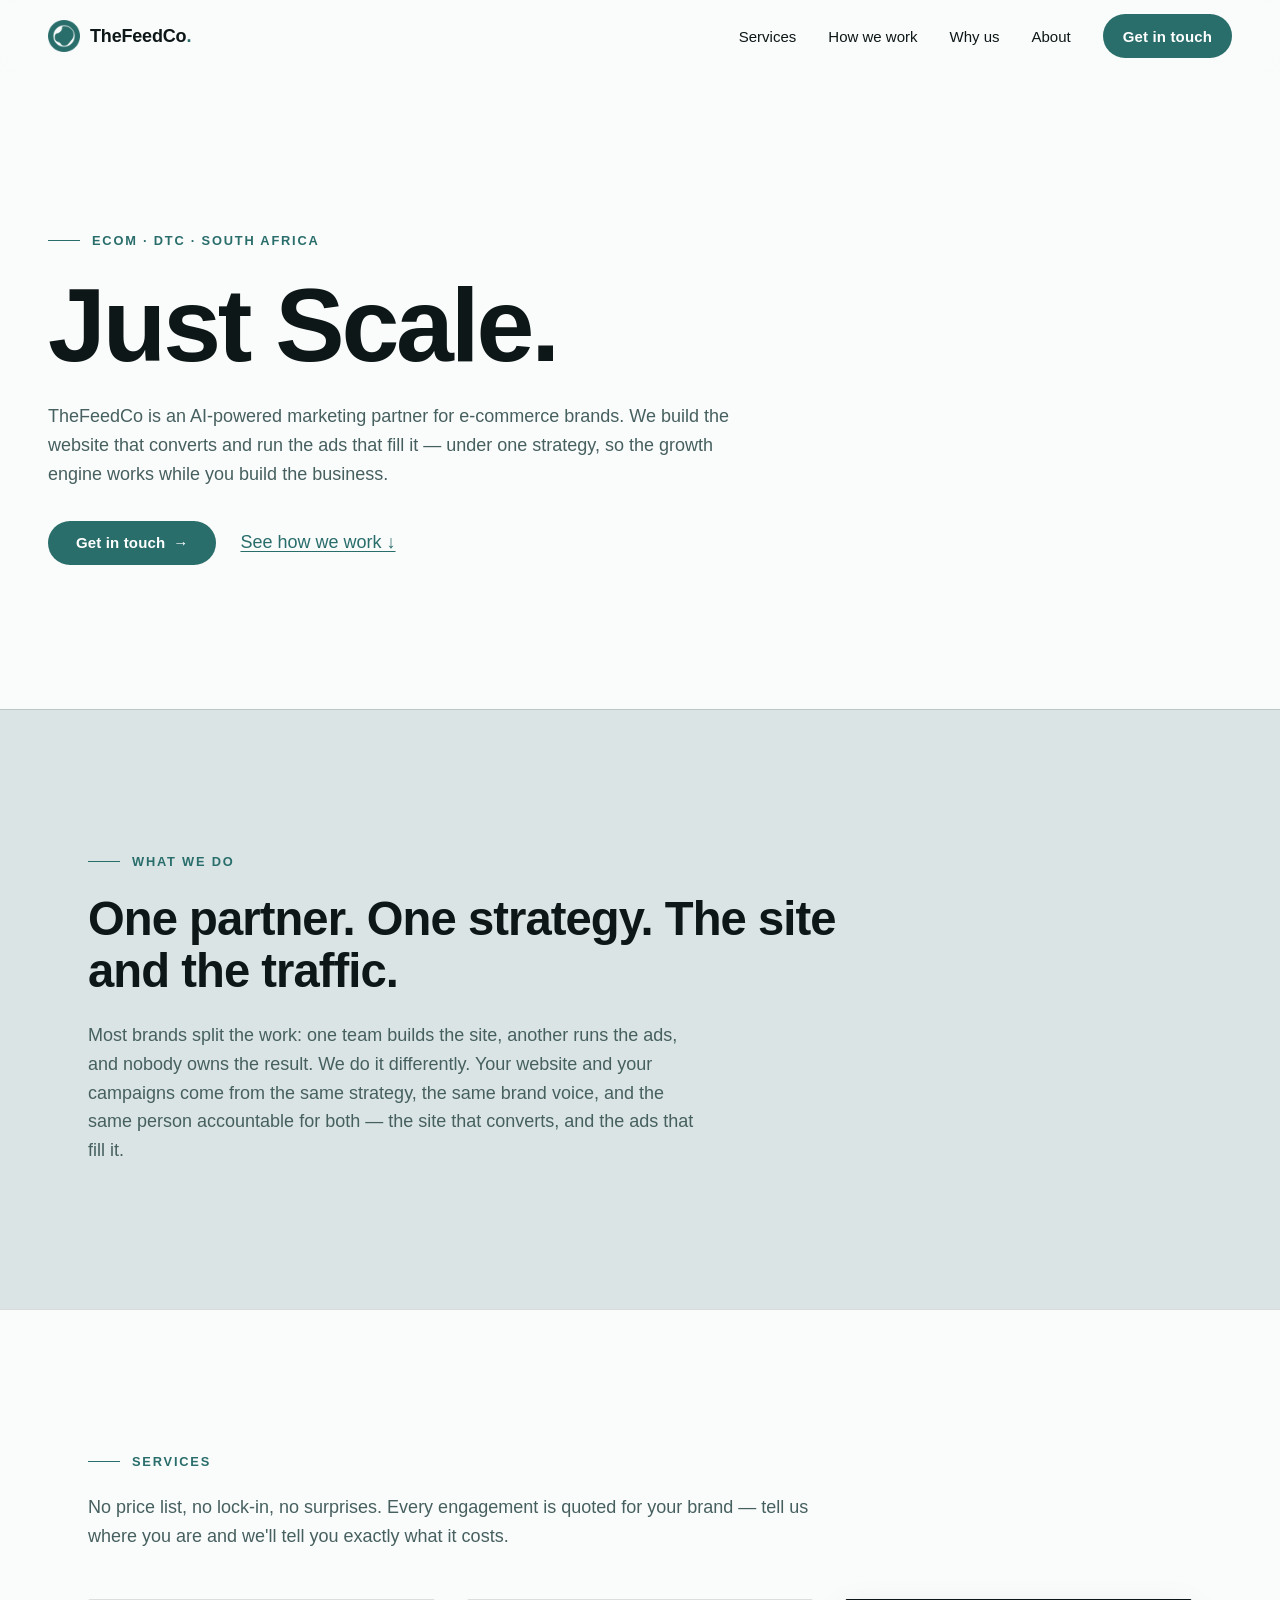
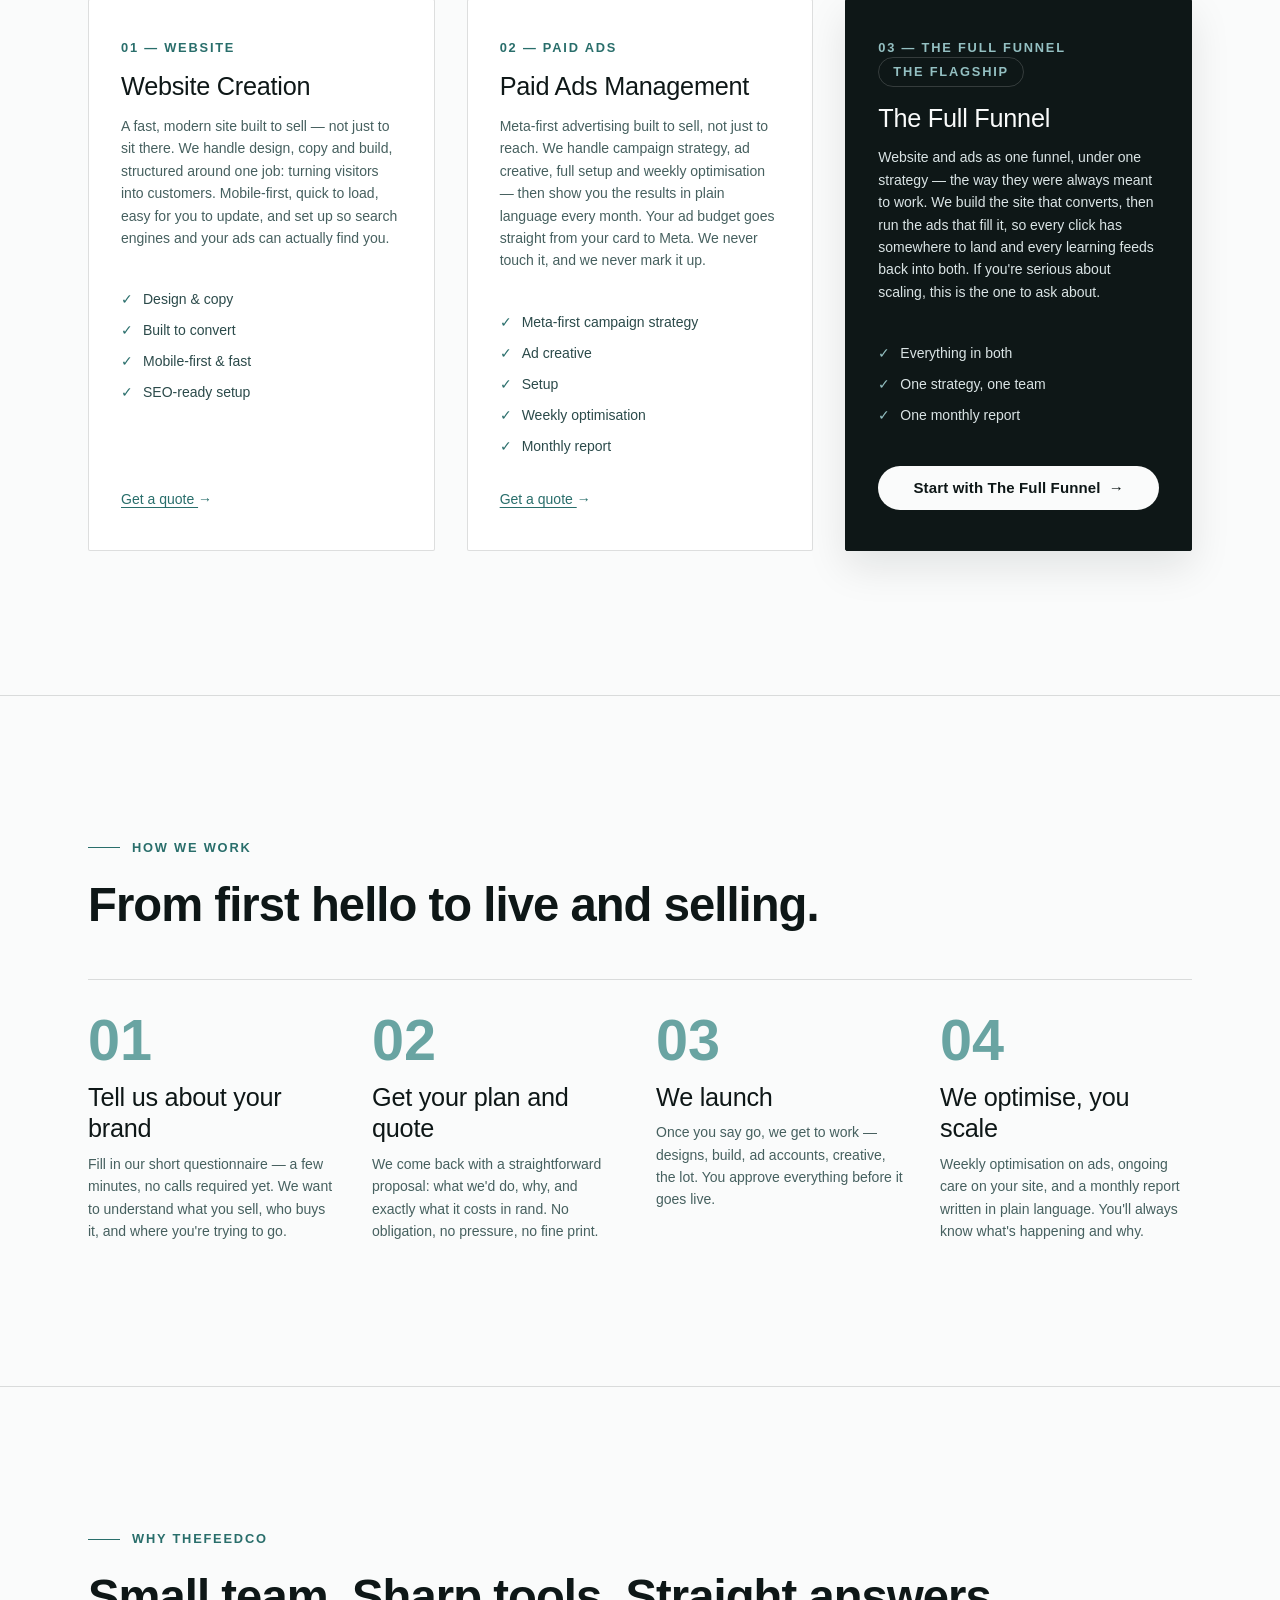
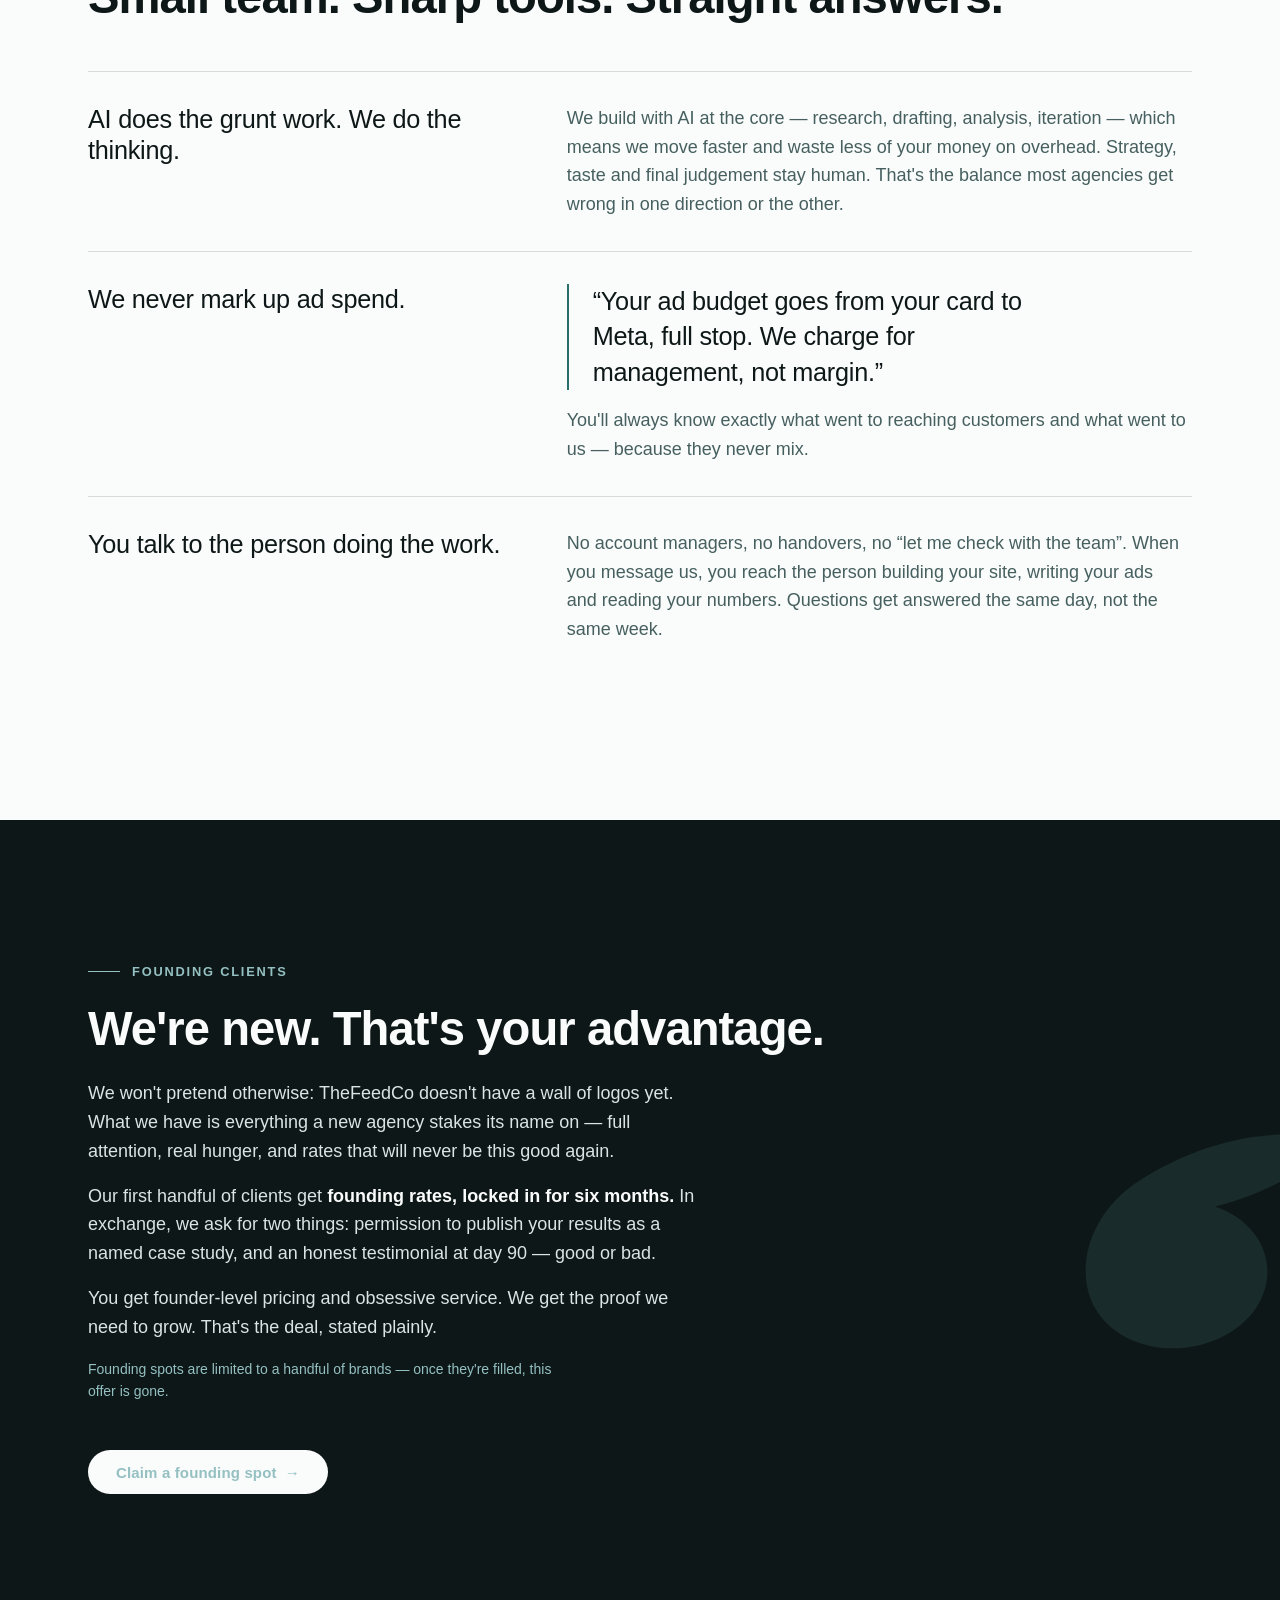
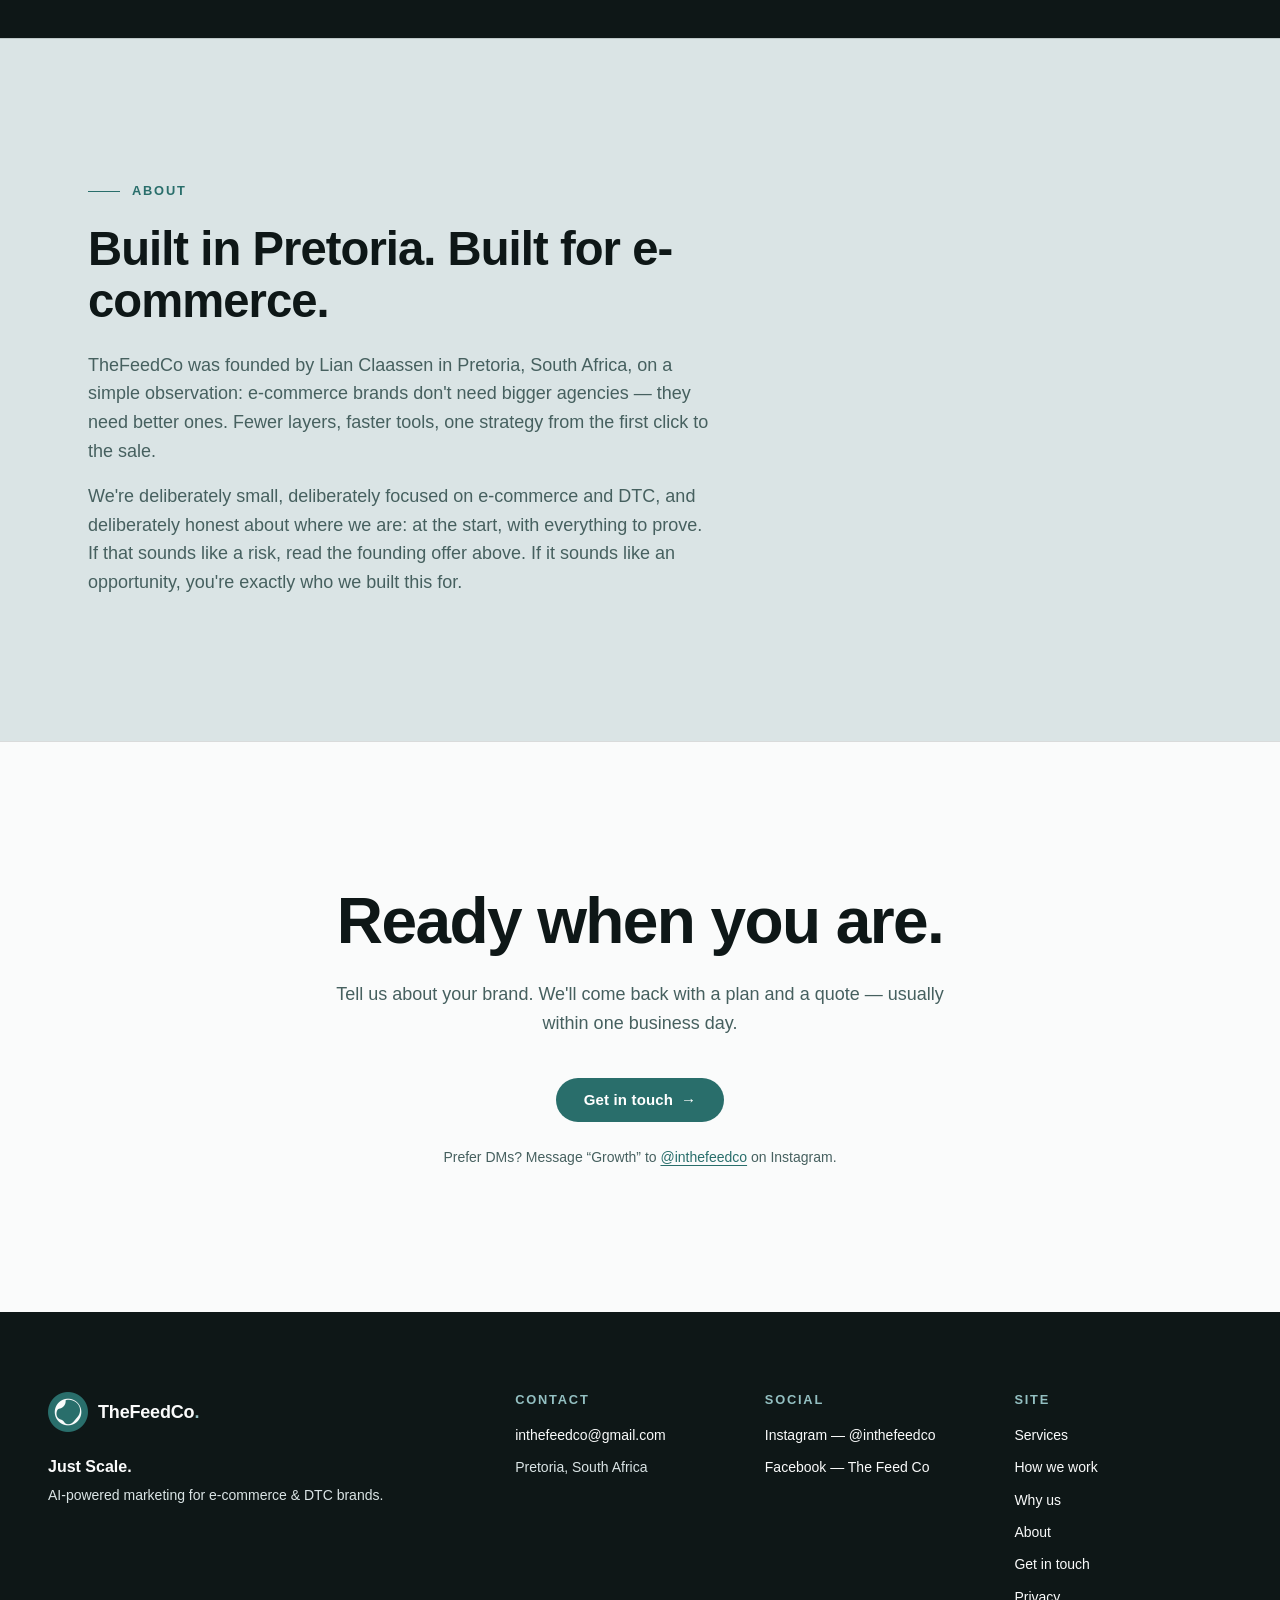
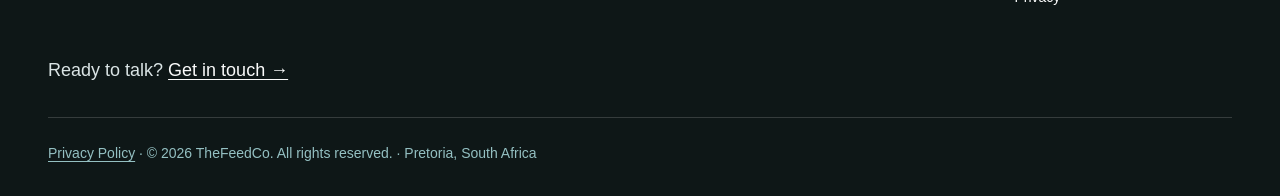
<file: index.html>
<!DOCTYPE html>
<html lang="en" class="no-js">
<head>
  <meta charset="utf-8">
  <meta name="viewport" content="width=device-width, initial-scale=1">
  <meta http-equiv="Content-Security-Policy" content="default-src 'self'; base-uri 'self'; object-src 'none'; script-src 'self' 'sha256-jEKeIZhl4a389+P5khwn9QmdZoDUXNSlnXFcMMiAgKE='; style-src 'self' 'unsafe-inline' https://fonts.googleapis.com; font-src https://fonts.gstatic.com; img-src 'self'; connect-src https://api.web3forms.com; form-action https://api.web3forms.com; upgrade-insecure-requests">
  <meta name="referrer" content="strict-origin-when-cross-origin">
  <script>document.documentElement.className = document.documentElement.className.replace('no-js', 'js');</script>
  <title>TheFeedCo. — Website Creation & Paid Ads for E-commerce Brands | Pretoria</title>
  <meta name="description" content="TheFeedCo builds high-converting websites and runs Meta ads for e-commerce and DTC brands, under one strategy. No ad-spend markups, ever. Based in Pretoria, South Africa.">
  <link rel="canonical" href="https://inthefeedco.com/">
  <meta property="og:type" content="website">
  <meta property="og:site_name" content="TheFeedCo.">
  <meta property="og:title" content="TheFeedCo. — Website Creation & Paid Ads for E-commerce Brands | Pretoria">
  <meta property="og:description" content="TheFeedCo builds high-converting websites and runs Meta ads for e-commerce and DTC brands, under one strategy. No ad-spend markups, ever. Based in Pretoria, South Africa.">
  <meta property="og:url" content="https://inthefeedco.com/">
  <meta name="twitter:card" content="summary">
  <meta name="twitter:title" content="TheFeedCo. — Website Creation & Paid Ads for E-commerce Brands | Pretoria">
  <meta name="twitter:description" content="TheFeedCo builds high-converting websites and runs Meta ads for e-commerce and DTC brands, under one strategy. No ad-spend markups, ever. Based in Pretoria, South Africa.">
  <meta name="theme-color" content="#296e6b">
  <link rel="icon" type="image/png" href="./assets/favicon.png">
  <link rel="apple-touch-icon" href="./assets/apple-touch-icon.png">
  <link rel="preconnect" href="https://fonts.googleapis.com">
  <link rel="preconnect" href="https://fonts.gstatic.com" crossorigin>
  <link href="https://fonts.googleapis.com/css2?family=Inter:wght@400;500;600&family=Space+Grotesk:wght@500;700&display=swap" rel="stylesheet">
  <link rel="stylesheet" href="./styles.css">
  <script src="./script.js" defer></script>
  <script type="application/ld+json">
  {
    "@context": "https://schema.org",
    "@type": "Organization",
    "name": "TheFeedCo",
    "url": "https://inthefeedco.com/",
    "email": "inthefeedco@gmail.com",
    "logo": "https://inthefeedco.com/assets/logo.png",
    "sameAs": [
      "https://instagram.com/inthefeedco",
      "https://www.facebook.com/profile.php?id=61591330331668"
    ],
    "address": {
      "@type": "PostalAddress",
      "addressLocality": "Pretoria",
      "addressCountry": "ZA"
    }
  }
  </script>
</head>
<body>
  <a class="skip-link" href="#main">Skip to content</a>

  <header class="site-header">
    <div class="container-wide nav-inner">
      <a class="logo-lockup" href="./index.html" aria-label="TheFeedCo. — home">
        <img class="logo-mark" src="./assets/logo.png" width="32" height="32" alt="" aria-hidden="true">
        <span class="logo-word">TheFeedCo<span class="logo-dot">.</span></span>
      </a>
      <nav class="site-nav" aria-label="Primary">
        <ul class="nav-links">
          <li><a href="#services">Services</a></li>
          <li><a href="#how-we-work">How we work</a></li>
          <li><a href="#why-us">Why us</a></li>
          <li><a href="#about">About</a></li>
        </ul>
        <a class="btn btn--primary btn--sm nav-cta" href="./get-in-touch.html">Get in touch</a>
        <button class="nav-toggle" type="button" aria-expanded="false" aria-controls="mobile-menu" aria-label="Open menu">
          <span class="nav-toggle-bar"></span>
          <span class="nav-toggle-bar"></span>
        </button>
      </nav>
    </div>
  </header>

  <div class="mobile-menu" id="mobile-menu" hidden>
    <div class="menu-top">
      <a class="logo-lockup" href="./index.html" aria-label="TheFeedCo. — home">
        <img class="logo-mark" src="./assets/logo.png" width="32" height="32" alt="" aria-hidden="true">
        <span class="logo-word">TheFeedCo<span class="logo-dot">.</span></span>
      </a>
      <button class="menu-close" type="button" aria-label="Close menu">
        <svg viewBox="0 0 20 20" xmlns="http://www.w3.org/2000/svg" aria-hidden="true" focusable="false">
          <path d="M2 2 L18 18 M18 2 L2 18" stroke="currentColor" stroke-width="1.5" fill="none"/>
        </svg>
      </button>
    </div>
    <ul class="mobile-links">
      <li style="--i:0"><a href="#services">Services</a></li>
      <li style="--i:1"><a href="#how-we-work">How we work</a></li>
      <li style="--i:2"><a href="#why-us">Why us</a></li>
      <li style="--i:3"><a href="#about">About</a></li>
    </ul>
    <a class="btn btn--primary" href="./get-in-touch.html">Get in touch</a>
  </div>

  <main id="main">

    <!-- 1. Hero -->
    <section class="hero">
      <div class="container-wide">
        <p class="label hero-item" style="--i:0">Ecom &middot; DTC &middot; South Africa</p>
        <h1 class="display hero-item" style="--i:1">Just Scale.</h1>
        <p class="hero-sub hero-item" style="--i:2">TheFeedCo is an AI-powered marketing partner for e-commerce brands. We build the website that converts and run the ads that fill it — under one strategy, so the growth engine works while you build the business.</p>
        <div class="hero-cta hero-item" style="--i:3">
          <a class="btn btn--primary" href="./get-in-touch.html">Get in touch <span class="btn-arrow" aria-hidden="true">→</span></a>
          <a class="hero-secondary" href="#how-we-work">See how we work ↓</a>
        </div>
      </div>
    </section>

    <!-- 2. What we do -->
    <section class="section section--tint" id="what-we-do">
      <div class="container">
        <div class="narrow reveal">
          <p class="label">What we do</p>
          <h2>One partner. One strategy. The site and the traffic.</h2>
          <p class="section-lede">Most brands split the work: one team builds the site, another runs the ads, and nobody owns the result. We do it differently. Your website and your campaigns come from the same strategy, the same brand voice, and the same person accountable for both — the site that converts, and the ads that fill it.</p>
        </div>
      </div>
    </section>

    <!-- 3. Services -->
    <section class="section" id="services">
      <div class="container">
        <div class="reveal">
          <p class="label">Services</p>
          <h2 class="visually-hidden">Services</h2>
          <p class="section-lede narrow">No price list, no lock-in, no surprises. Every engagement is quoted for your brand — tell us where you are and we'll tell you exactly what it costs.</p>
        </div>
        <div class="cards">
          <article class="card reveal" style="--i:0">
            <p class="card-index">01 — Website</p>
            <h3>Website Creation</h3>
            <p class="card-body">A fast, modern site built to sell — not just to sit there. We handle design, copy and build, structured around one job: turning visitors into customers. Mobile-first, quick to load, easy for you to update, and set up so search engines and your ads can actually find you.</p>
            <ul class="card-list">
              <li>Design &amp; copy</li>
              <li>Built to convert</li>
              <li>Mobile-first &amp; fast</li>
              <li>SEO-ready setup</li>
            </ul>
            <a class="card-link" href="./get-in-touch.html?interest=website">Get a quote <span class="btn-arrow" aria-hidden="true">→</span></a>
          </article>

          <article class="card reveal" style="--i:1">
            <p class="card-index">02 — Paid Ads</p>
            <h3>Paid Ads Management</h3>
            <p class="card-body">Meta-first advertising built to sell, not just to reach. We handle campaign strategy, ad creative, full setup and weekly optimisation — then show you the results in plain language every month. Your ad budget goes straight from your card to Meta. We never touch it, and we never mark it up.</p>
            <ul class="card-list">
              <li>Meta-first campaign strategy</li>
              <li>Ad creative</li>
              <li>Setup</li>
              <li>Weekly optimisation</li>
              <li>Monthly report</li>
            </ul>
            <a class="card-link" href="./get-in-touch.html?interest=ads">Get a quote <span class="btn-arrow" aria-hidden="true">→</span></a>
          </article>

          <article class="card card--flagship reveal" style="--i:2">
            <div class="card-top">
              <p class="card-index">03 — The Full Funnel</p>
              <p class="card-tag">The Flagship</p>
            </div>
            <h3>The Full Funnel</h3>
            <p class="card-body">Website and ads as one funnel, under one strategy — the way they were always meant to work. We build the site that converts, then run the ads that fill it, so every click has somewhere to land and every learning feeds back into both. If you're serious about scaling, this is the one to ask about.</p>
            <ul class="card-list">
              <li>Everything in both</li>
              <li>One strategy, one team</li>
              <li>One monthly report</li>
            </ul>
            <a class="btn btn--on-dark" href="./get-in-touch.html?interest=full-funnel">Start with The Full Funnel <span class="btn-arrow" aria-hidden="true">→</span></a>
          </article>
        </div>
      </div>
    </section>

    <!-- 4. How we work -->
    <section class="section" id="how-we-work">
      <div class="container">
        <div class="reveal">
          <p class="label">How we work</p>
          <h2>From first hello to live and selling.</h2>
        </div>
        <div class="steps">
          <div class="step reveal" style="--i:0">
            <p class="step-num" aria-hidden="true">01</p>
            <h3>Tell us about your brand</h3>
            <p>Fill in our short questionnaire — a few minutes, no calls required yet. We want to understand what you sell, who buys it, and where you're trying to go.</p>
          </div>
          <div class="step reveal" style="--i:1">
            <p class="step-num" aria-hidden="true">02</p>
            <h3>Get your plan and quote</h3>
            <p>We come back with a straightforward proposal: what we'd do, why, and exactly what it costs in rand. No obligation, no pressure, no fine print.</p>
          </div>
          <div class="step reveal" style="--i:2">
            <p class="step-num" aria-hidden="true">03</p>
            <h3>We launch</h3>
            <p>Once you say go, we get to work — designs, build, ad accounts, creative, the lot. You approve everything before it goes live.</p>
          </div>
          <div class="step reveal" style="--i:3">
            <p class="step-num" aria-hidden="true">04</p>
            <h3>We optimise, you scale</h3>
            <p>Weekly optimisation on ads, ongoing care on your site, and a monthly report written in plain language. You'll always know what's happening and why.</p>
          </div>
        </div>
      </div>
    </section>

    <!-- 5. Why us -->
    <section class="section" id="why-us">
      <div class="container">
        <div class="reveal">
          <p class="label">Why TheFeedCo</p>
          <h2>Small team. Sharp tools. Straight answers.</h2>
        </div>
        <div class="why-rows">
          <div class="why-row reveal">
            <h3>AI does the grunt work. We do the thinking.</h3>
            <div class="why-copy">
              <p>We build with AI at the core — research, drafting, analysis, iteration — which means we move faster and waste less of your money on overhead. Strategy, taste and final judgement stay human. That's the balance most agencies get wrong in one direction or the other.</p>
            </div>
          </div>
          <div class="why-row reveal">
            <h3>We never mark up ad spend.</h3>
            <div class="why-copy">
              <blockquote class="pledge">&ldquo;Your ad budget goes from your card to Meta, full stop. We charge for management, not margin.&rdquo;</blockquote>
              <p>You'll always know exactly what went to reaching customers and what went to us — because they never mix.</p>
            </div>
          </div>
          <div class="why-row reveal">
            <h3>You talk to the person doing the work.</h3>
            <div class="why-copy">
              <p>No account managers, no handovers, no &ldquo;let me check with the team&rdquo;. When you message us, you reach the person building your site, writing your ads and reading your numbers. Questions get answered the same day, not the same week.</p>
            </div>
          </div>
        </div>
      </div>
    </section>

    <!-- 6. Founding-client offer -->
    <section class="section section--dark offer" id="offer">
      <svg class="offer-blob" viewBox="0 0 64 64" xmlns="http://www.w3.org/2000/svg" aria-hidden="true" focusable="false">
        <path fill="#2b4a4a" d="M24 25.5 C31 21.1 40 18 51 20 C44 26 38 28 34 29 C40 31 43 37 39.5 42.5 C35.5 48.5 25 50 19.5 44.5 C14.5 39.5 16.5 30.2 24 25.5 Z"/>
      </svg>
      <div class="container offer-inner">
        <div class="narrow reveal">
          <p class="label">Founding clients</p>
          <h2>We're new. That's your advantage.</h2>
          <p>We won't pretend otherwise: TheFeedCo doesn't have a wall of logos yet. What we have is everything a new agency stakes its name on — full attention, real hunger, and rates that will never be this good again.</p>
          <p>Our first handful of clients get <strong>founding rates, locked in for six months.</strong> In exchange, we ask for two things: permission to publish your results as a named case study, and an honest testimonial at day 90 — good or bad.</p>
          <p>You get founder-level pricing and obsessive service. We get the proof we need to grow. That's the deal, stated plainly.</p>
          <p class="offer-small">Founding spots are limited to a handful of brands — once they're filled, this offer is gone.</p>
          <a class="btn btn--on-dark" href="./get-in-touch.html">Claim a founding spot <span class="btn-arrow" aria-hidden="true">→</span></a>
        </div>
      </div>
    </section>

    <!-- 7. About -->
    <section class="section section--tint" id="about">
      <div class="container">
        <div class="narrow reveal">
          <p class="label">About</p>
          <h2>Built in Pretoria. Built for e-commerce.</h2>
          <p class="section-lede">TheFeedCo was founded by Lian Claassen in Pretoria, South Africa, on a simple observation: e-commerce brands don't need bigger agencies — they need better ones. Fewer layers, faster tools, one strategy from the first click to the sale.</p>
          <p class="section-lede">We're deliberately small, deliberately focused on e-commerce and DTC, and deliberately honest about where we are: at the start, with everything to prove. If that sounds like a risk, read the founding offer above. If it sounds like an opportunity, you're exactly who we built this for.</p>
        </div>
      </div>
    </section>

    <!-- 8. Final CTA -->
    <section class="section final-cta">
      <div class="container reveal">
        <h2>Ready when you are.</h2>
        <p class="section-lede">Tell us about your brand. We'll come back with a plan and a quote — usually within one business day.</p>
        <a class="btn btn--primary" href="./get-in-touch.html">Get in touch <span class="btn-arrow" aria-hidden="true">→</span></a>
        <p class="alt-line">Prefer DMs? Message &ldquo;Growth&rdquo; to <a href="https://instagram.com/inthefeedco" rel="noopener">@inthefeedco</a> on Instagram.</p>
      </div>
    </section>

  </main>

  <!-- 9. Footer -->
  <footer class="site-footer">
    <div class="container-wide">
      <div class="footer-grid">
        <div>
          <a class="logo-lockup" href="./index.html" aria-label="TheFeedCo. — home">
            <img class="logo-mark" src="./assets/logo.png" width="40" height="40" alt="" aria-hidden="true">
            <span class="logo-word">TheFeedCo<span class="logo-dot">.</span></span>
          </a>
          <p class="footer-tagline">Just Scale.</p>
          <p class="footer-line">AI-powered marketing for e-commerce &amp; DTC brands.</p>
        </div>
        <div>
          <h2 class="footer-heading">Contact</h2>
          <ul>
            <li><a href="mailto:inthefeedco@gmail.com">inthefeedco@gmail.com</a></li>
            <li>Pretoria, South Africa</li>
          </ul>
        </div>
        <div>
          <h2 class="footer-heading">Social</h2>
          <ul>
            <li><a href="https://instagram.com/inthefeedco" rel="noopener" aria-label="TheFeedCo on Instagram — @inthefeedco">Instagram — @inthefeedco</a></li>
            <li><a href="https://www.facebook.com/profile.php?id=61591330331668" rel="noopener" aria-label="TheFeedCo on Facebook — The Feed Co">Facebook — The Feed Co</a></li>
          </ul>
        </div>
        <div>
          <h2 class="footer-heading">Site</h2>
          <ul>
            <li><a href="./index.html#services">Services</a></li>
            <li><a href="./index.html#how-we-work">How we work</a></li>
            <li><a href="./index.html#why-us">Why us</a></li>
            <li><a href="./index.html#about">About</a></li>
            <li><a href="./get-in-touch.html">Get in touch</a></li>
            <li><a href="./privacy.html">Privacy</a></li>
          </ul>
        </div>
      </div>
      <p class="footer-cta">Ready to talk? <a href="./get-in-touch.html">Get in touch →</a></p>
      <div class="footer-bottom">
        <p><a href="./privacy.html">Privacy Policy</a> &middot; © 2026 TheFeedCo. All rights reserved. &middot; Pretoria, South Africa</p>
      </div>
    </div>
  </footer>
</body>
</html>
</file>
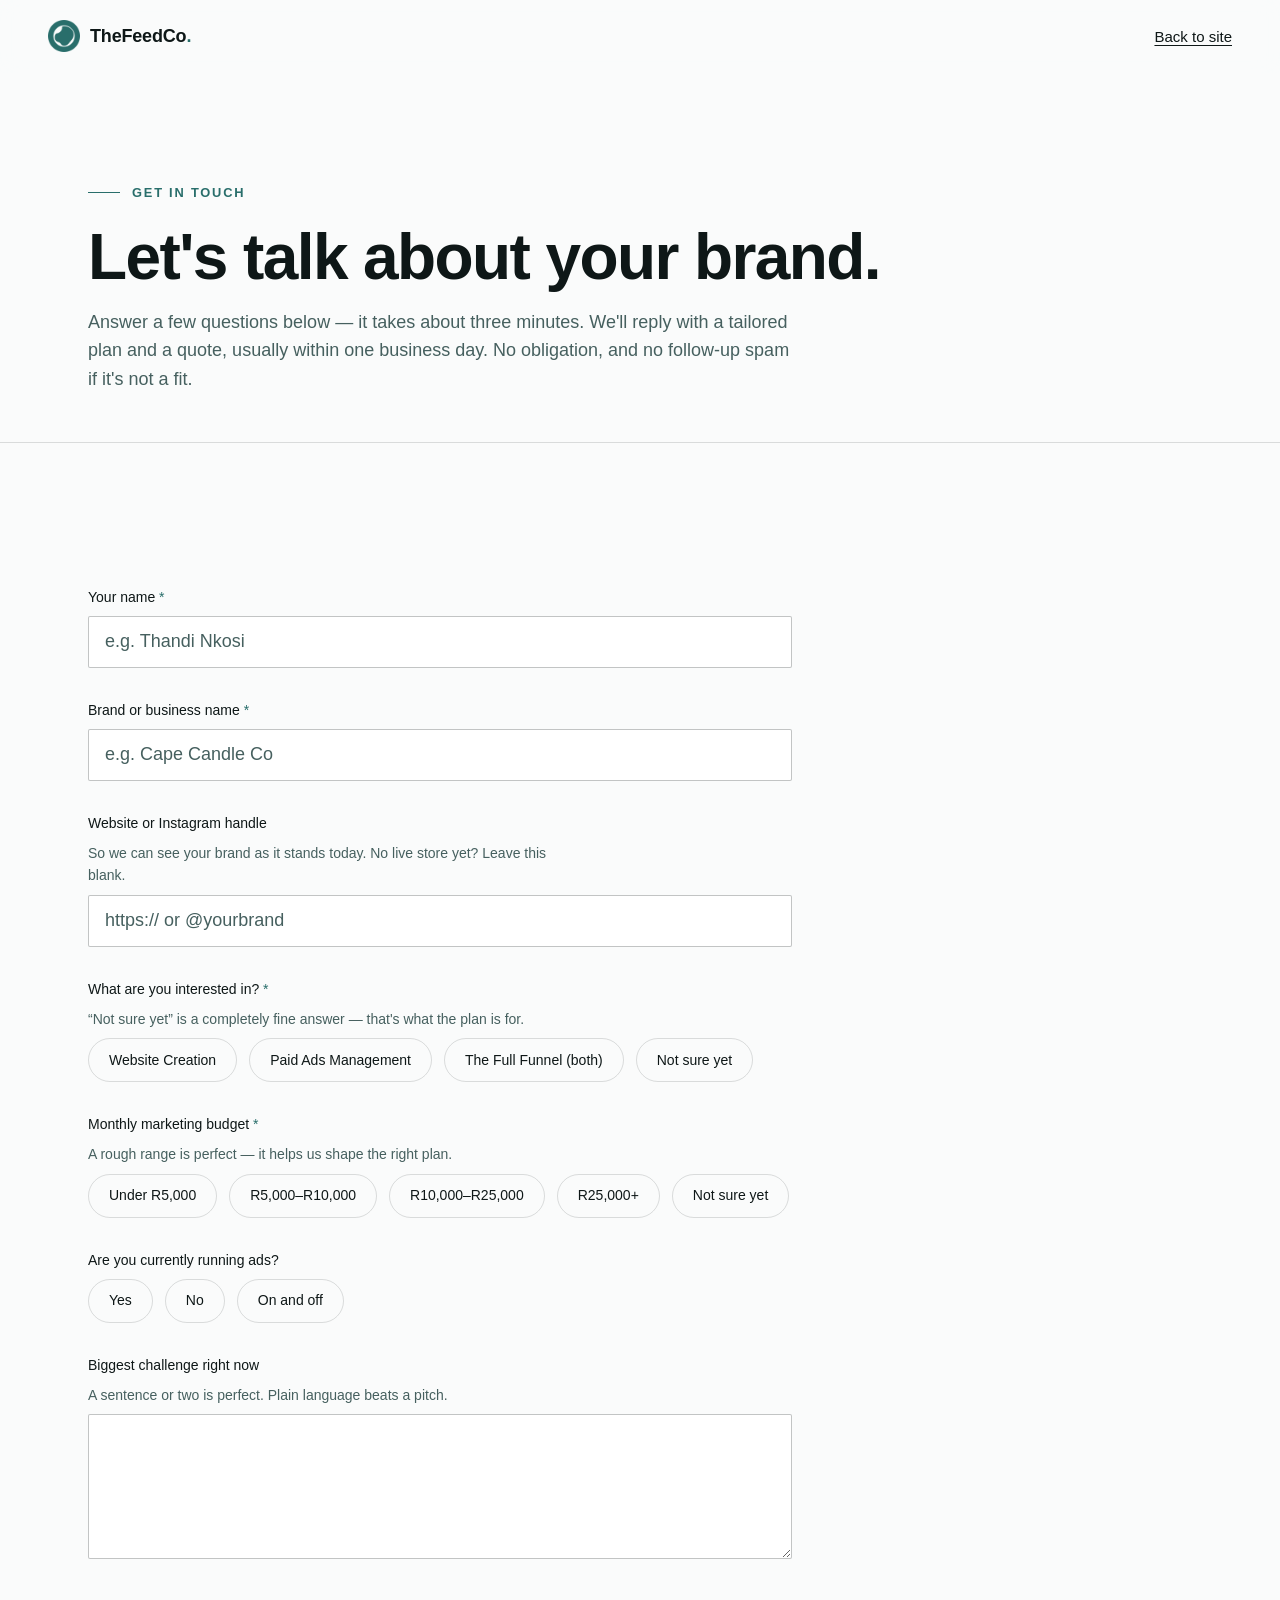
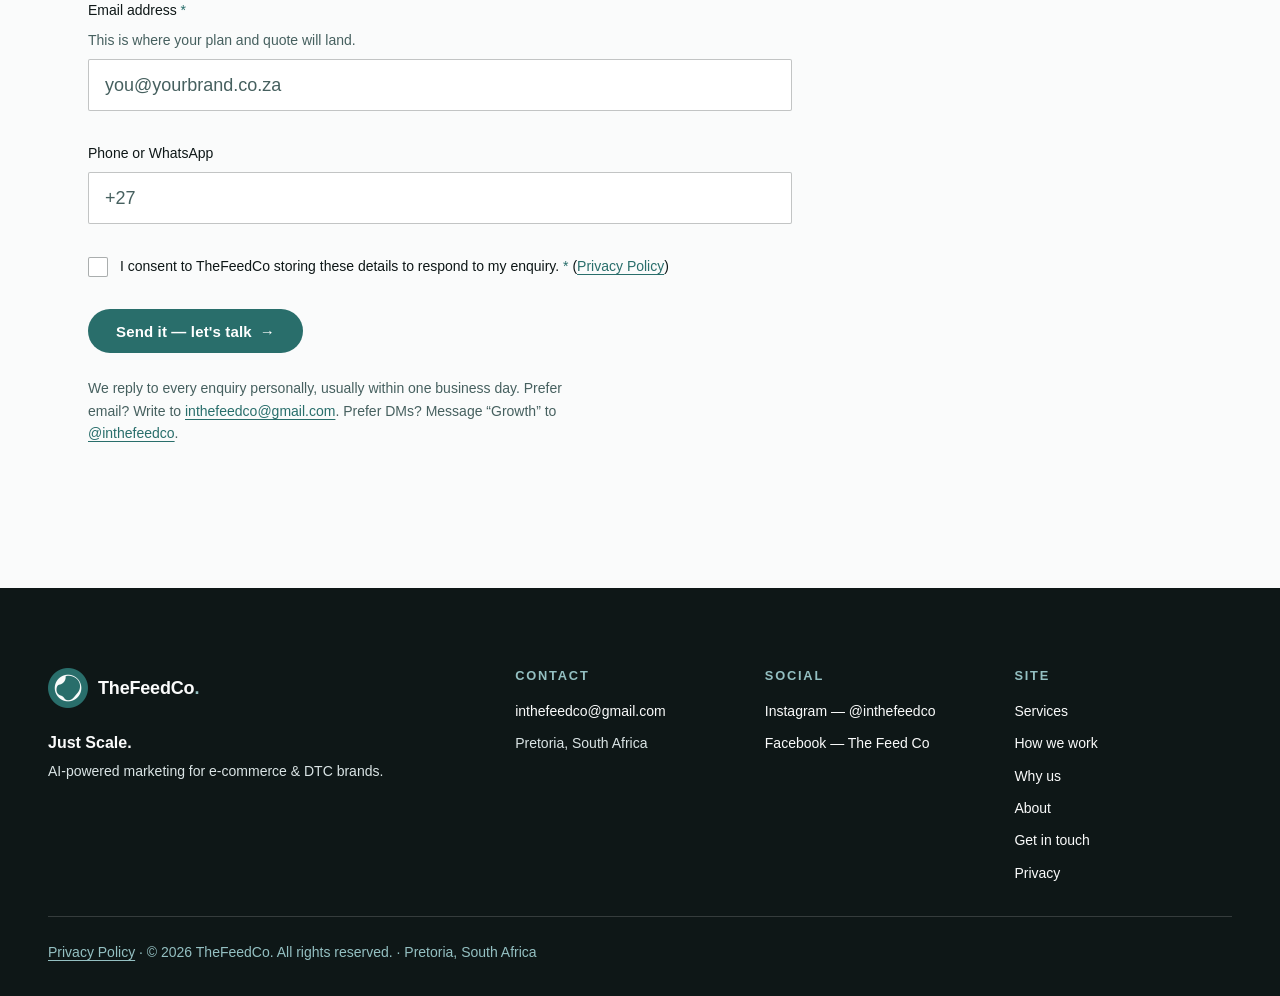
<file: get-in-touch.html>
<!DOCTYPE html>
<html lang="en" class="no-js">
<head>
  <meta charset="utf-8">
  <meta name="viewport" content="width=device-width, initial-scale=1">
  <meta http-equiv="Content-Security-Policy" content="default-src 'self'; base-uri 'self'; object-src 'none'; script-src 'self' 'sha256-jEKeIZhl4a389+P5khwn9QmdZoDUXNSlnXFcMMiAgKE='; style-src 'self' 'unsafe-inline' https://fonts.googleapis.com; font-src https://fonts.gstatic.com; img-src 'self'; connect-src https://api.web3forms.com; form-action https://api.web3forms.com; upgrade-insecure-requests">
  <meta name="referrer" content="strict-origin-when-cross-origin">
  <script>document.documentElement.className = document.documentElement.className.replace('no-js', 'js');</script>
  <title>Get in Touch — TheFeedCo.</title>
  <meta name="description" content="Tell TheFeedCo about your e-commerce brand and get a tailored plan and quote — usually within one business day. No obligation, no pressure.">
  <link rel="canonical" href="https://inthefeedco.com/get-in-touch.html">
  <meta property="og:type" content="website">
  <meta property="og:site_name" content="TheFeedCo.">
  <meta property="og:title" content="Get in Touch — TheFeedCo.">
  <meta property="og:description" content="Tell TheFeedCo about your e-commerce brand and get a tailored plan and quote — usually within one business day. No obligation, no pressure.">
  <meta property="og:url" content="https://inthefeedco.com/get-in-touch.html">
  <meta name="twitter:card" content="summary">
  <meta name="twitter:title" content="Get in Touch — TheFeedCo.">
  <meta name="twitter:description" content="Tell TheFeedCo about your e-commerce brand and get a tailored plan and quote — usually within one business day. No obligation, no pressure.">
  <meta name="theme-color" content="#296e6b">
  <link rel="icon" type="image/png" href="./assets/favicon.png">
  <link rel="apple-touch-icon" href="./assets/apple-touch-icon.png">
  <link rel="preconnect" href="https://fonts.googleapis.com">
  <link rel="preconnect" href="https://fonts.gstatic.com" crossorigin>
  <link href="https://fonts.googleapis.com/css2?family=Inter:wght@400;500;600&family=Space+Grotesk:wght@500;700&display=swap" rel="stylesheet">
  <link rel="stylesheet" href="./styles.css">
  <script src="./script.js" defer></script>
</head>
<body>
  <a class="skip-link" href="#main">Skip to content</a>

  <header class="site-header">
    <div class="container-wide nav-inner">
      <a class="logo-lockup" href="./index.html" aria-label="TheFeedCo. — home">
        <img class="logo-mark" src="./assets/logo.png" width="32" height="32" alt="" aria-hidden="true">
        <span class="logo-word">TheFeedCo<span class="logo-dot">.</span></span>
      </a>
      <nav class="site-nav" aria-label="Primary">
        <a class="nav-back" href="./index.html">Back to site</a>
      </nav>
    </div>
  </header>

  <main id="main">
    <section class="page-hero">
      <div class="container">
        <p class="label">Get in touch</p>
        <h1>Let's talk about your brand.</h1>
        <p class="section-lede">Answer a few questions below — it takes about three minutes. We'll reply with a tailored plan and a quote, usually within one business day. No obligation, and no follow-up spam if it's not a fit.</p>
      </div>
    </section>

    <section class="section" aria-label="Enquiry form">
      <div class="container">
        <form class="form" id="enquiry-form" action="https://api.web3forms.com/submit" method="POST">
          <!-- Web3Forms configuration (public access key — designed for client-side use) -->
          <input type="hidden" name="access_key" value="3f5eabe9-9c10-4f9d-8122-ebbf4b2edc7a">
          <input type="hidden" name="subject" value="New enquiry from inthefeedco.com">
          <input type="hidden" name="from_name" value="TheFeedCo Website">
          <input type="hidden" name="redirect" value="https://inthefeedco.com/thank-you.html">
          <!-- Honeypot: hidden from humans, bots fill it in -->
          <div class="hp-field" aria-hidden="true">
            <label>Leave this field empty
              <input type="checkbox" name="botcheck" tabindex="-1" autocomplete="off">
            </label>
          </div>

          <div class="form-alert" id="form-alert" role="alert" tabindex="-1" hidden>
            Something went wrong on our side and your message didn't send. Please try again, or email us directly at <a href="mailto:inthefeedco@gmail.com">inthefeedco@gmail.com</a> — we'd hate to miss you.
          </div>

          <div class="field">
            <label class="field-label" for="name">Your name <span class="req" aria-hidden="true">*</span></label>
            <input class="input" type="text" id="name" name="name" placeholder="e.g. Thandi Nkosi"
                   autocomplete="name" required aria-required="true" aria-describedby="err-name">
            <p class="field-error" id="err-name" hidden></p>
          </div>

          <div class="field">
            <label class="field-label" for="business_name">Brand or business name <span class="req" aria-hidden="true">*</span></label>
            <input class="input" type="text" id="business_name" name="business_name" placeholder="e.g. Cape Candle Co"
                   autocomplete="organization" required aria-required="true" aria-describedby="err-business_name">
            <p class="field-error" id="err-business_name" hidden></p>
          </div>

          <div class="field">
            <label class="field-label" for="website_or_instagram">Website or Instagram handle</label>
            <p class="field-help" id="help-website">So we can see your brand as it stands today. No live store yet? Leave this blank.</p>
            <input class="input" type="text" id="website_or_instagram" name="website_or_instagram"
                   placeholder="https:// or @yourbrand" aria-describedby="help-website">
          </div>

          <fieldset aria-describedby="help-interested_in err-interested_in">
            <legend>What are you interested in? <span class="req" aria-hidden="true">*</span></legend>
            <p class="field-help" id="help-interested_in">&ldquo;Not sure yet&rdquo; is a completely fine answer — that's what the plan is for.</p>
            <div class="chips">
              <label class="chip"><input type="radio" name="interested_in" value="Website Creation" required aria-required="true"><span>Website Creation</span></label>
              <label class="chip"><input type="radio" name="interested_in" value="Paid Ads Management"><span>Paid Ads Management</span></label>
              <label class="chip"><input type="radio" name="interested_in" value="The Full Funnel (both)"><span>The Full Funnel (both)</span></label>
              <label class="chip"><input type="radio" name="interested_in" value="Not sure yet"><span>Not sure yet</span></label>
            </div>
            <p class="field-error" id="err-interested_in" hidden></p>
          </fieldset>

          <fieldset aria-describedby="help-monthly_budget err-monthly_budget">
            <legend>Monthly marketing budget <span class="req" aria-hidden="true">*</span></legend>
            <p class="field-help" id="help-monthly_budget">A rough range is perfect — it helps us shape the right plan.</p>
            <div class="chips">
              <label class="chip"><input type="radio" name="monthly_budget" value="Under R5,000" required aria-required="true"><span>Under R5,000</span></label>
              <label class="chip"><input type="radio" name="monthly_budget" value="R5,000–R10,000"><span>R5,000–R10,000</span></label>
              <label class="chip"><input type="radio" name="monthly_budget" value="R10,000–R25,000"><span>R10,000–R25,000</span></label>
              <label class="chip"><input type="radio" name="monthly_budget" value="R25,000+"><span>R25,000+</span></label>
              <label class="chip"><input type="radio" name="monthly_budget" value="Not sure yet"><span>Not sure yet</span></label>
            </div>
            <p class="field-error" id="err-monthly_budget" hidden></p>
          </fieldset>

          <fieldset>
            <legend>Are you currently running ads?</legend>
            <div class="chips">
              <label class="chip"><input type="radio" name="currently_running_ads" value="Yes"><span>Yes</span></label>
              <label class="chip"><input type="radio" name="currently_running_ads" value="No"><span>No</span></label>
              <label class="chip"><input type="radio" name="currently_running_ads" value="On and off"><span>On and off</span></label>
            </div>
          </fieldset>

          <div class="field">
            <label class="field-label" for="biggest_challenge">Biggest challenge right now</label>
            <p class="field-help" id="help-challenge">A sentence or two is perfect. Plain language beats a pitch.</p>
            <textarea class="input" id="biggest_challenge" name="biggest_challenge" rows="4"
                      aria-describedby="help-challenge"></textarea>
          </div>

          <div class="field">
            <label class="field-label" for="email">Email address <span class="req" aria-hidden="true">*</span></label>
            <p class="field-help" id="help-email">This is where your plan and quote will land.</p>
            <input class="input" type="email" id="email" name="email" placeholder="you@yourbrand.co.za"
                   autocomplete="email" required aria-required="true" aria-describedby="help-email err-email">
            <p class="field-error" id="err-email" hidden></p>
          </div>

          <div class="field">
            <label class="field-label" for="phone">Phone or WhatsApp</label>
            <input class="input" type="tel" id="phone" name="phone" placeholder="+27" autocomplete="tel">
          </div>

          <div class="field">
            <label class="checkbox" for="consent">
              <input type="checkbox" id="consent" name="popia_consent" value="Consent given"
                     required aria-required="true" aria-describedby="err-consent">
              <span class="checkbox-box" aria-hidden="true">
                <svg viewBox="0 0 12 10" xmlns="http://www.w3.org/2000/svg" focusable="false">
                  <path d="M1 5.5 L4.2 8.5 L11 1.5" fill="none" stroke="#ffffff" stroke-width="2"/>
                </svg>
              </span>
              <span class="checkbox-text">I consent to TheFeedCo storing these details to respond to my enquiry. <span class="req" aria-hidden="true">*</span> (<a href="./privacy.html">Privacy Policy</a>)</span>
            </label>
            <p class="field-error" id="err-consent" hidden></p>
          </div>

          <button class="btn btn--primary" type="submit">Send it — let's talk <span class="btn-arrow" aria-hidden="true">→</span></button>

          <p class="form-footnote">We reply to every enquiry personally, usually within one business day. Prefer email? Write to <a href="mailto:inthefeedco@gmail.com">inthefeedco@gmail.com</a>. Prefer DMs? Message &ldquo;Growth&rdquo; to <a href="https://instagram.com/inthefeedco" rel="noopener">@inthefeedco</a>.</p>
        </form>
      </div>
    </section>
  </main>

  <footer class="site-footer">
    <div class="container-wide">
      <div class="footer-grid">
        <div>
          <a class="logo-lockup" href="./index.html" aria-label="TheFeedCo. — home">
            <img class="logo-mark" src="./assets/logo.png" width="40" height="40" alt="" aria-hidden="true">
            <span class="logo-word">TheFeedCo<span class="logo-dot">.</span></span>
          </a>
          <p class="footer-tagline">Just Scale.</p>
          <p class="footer-line">AI-powered marketing for e-commerce &amp; DTC brands.</p>
        </div>
        <div>
          <h2 class="footer-heading">Contact</h2>
          <ul>
            <li><a href="mailto:inthefeedco@gmail.com">inthefeedco@gmail.com</a></li>
            <li>Pretoria, South Africa</li>
          </ul>
        </div>
        <div>
          <h2 class="footer-heading">Social</h2>
          <ul>
            <li><a href="https://instagram.com/inthefeedco" rel="noopener" aria-label="TheFeedCo on Instagram — @inthefeedco">Instagram — @inthefeedco</a></li>
            <li><a href="https://www.facebook.com/profile.php?id=61591330331668" rel="noopener" aria-label="TheFeedCo on Facebook — The Feed Co">Facebook — The Feed Co</a></li>
          </ul>
        </div>
        <div>
          <h2 class="footer-heading">Site</h2>
          <ul>
            <li><a href="./index.html#services">Services</a></li>
            <li><a href="./index.html#how-we-work">How we work</a></li>
            <li><a href="./index.html#why-us">Why us</a></li>
            <li><a href="./index.html#about">About</a></li>
            <li><a href="./get-in-touch.html">Get in touch</a></li>
            <li><a href="./privacy.html">Privacy</a></li>
          </ul>
        </div>
      </div>
      <div class="footer-bottom">
        <p><a href="./privacy.html">Privacy Policy</a> &middot; © 2026 TheFeedCo. All rights reserved. &middot; Pretoria, South Africa</p>
      </div>
    </div>
  </footer>
</body>
</html>
</file>
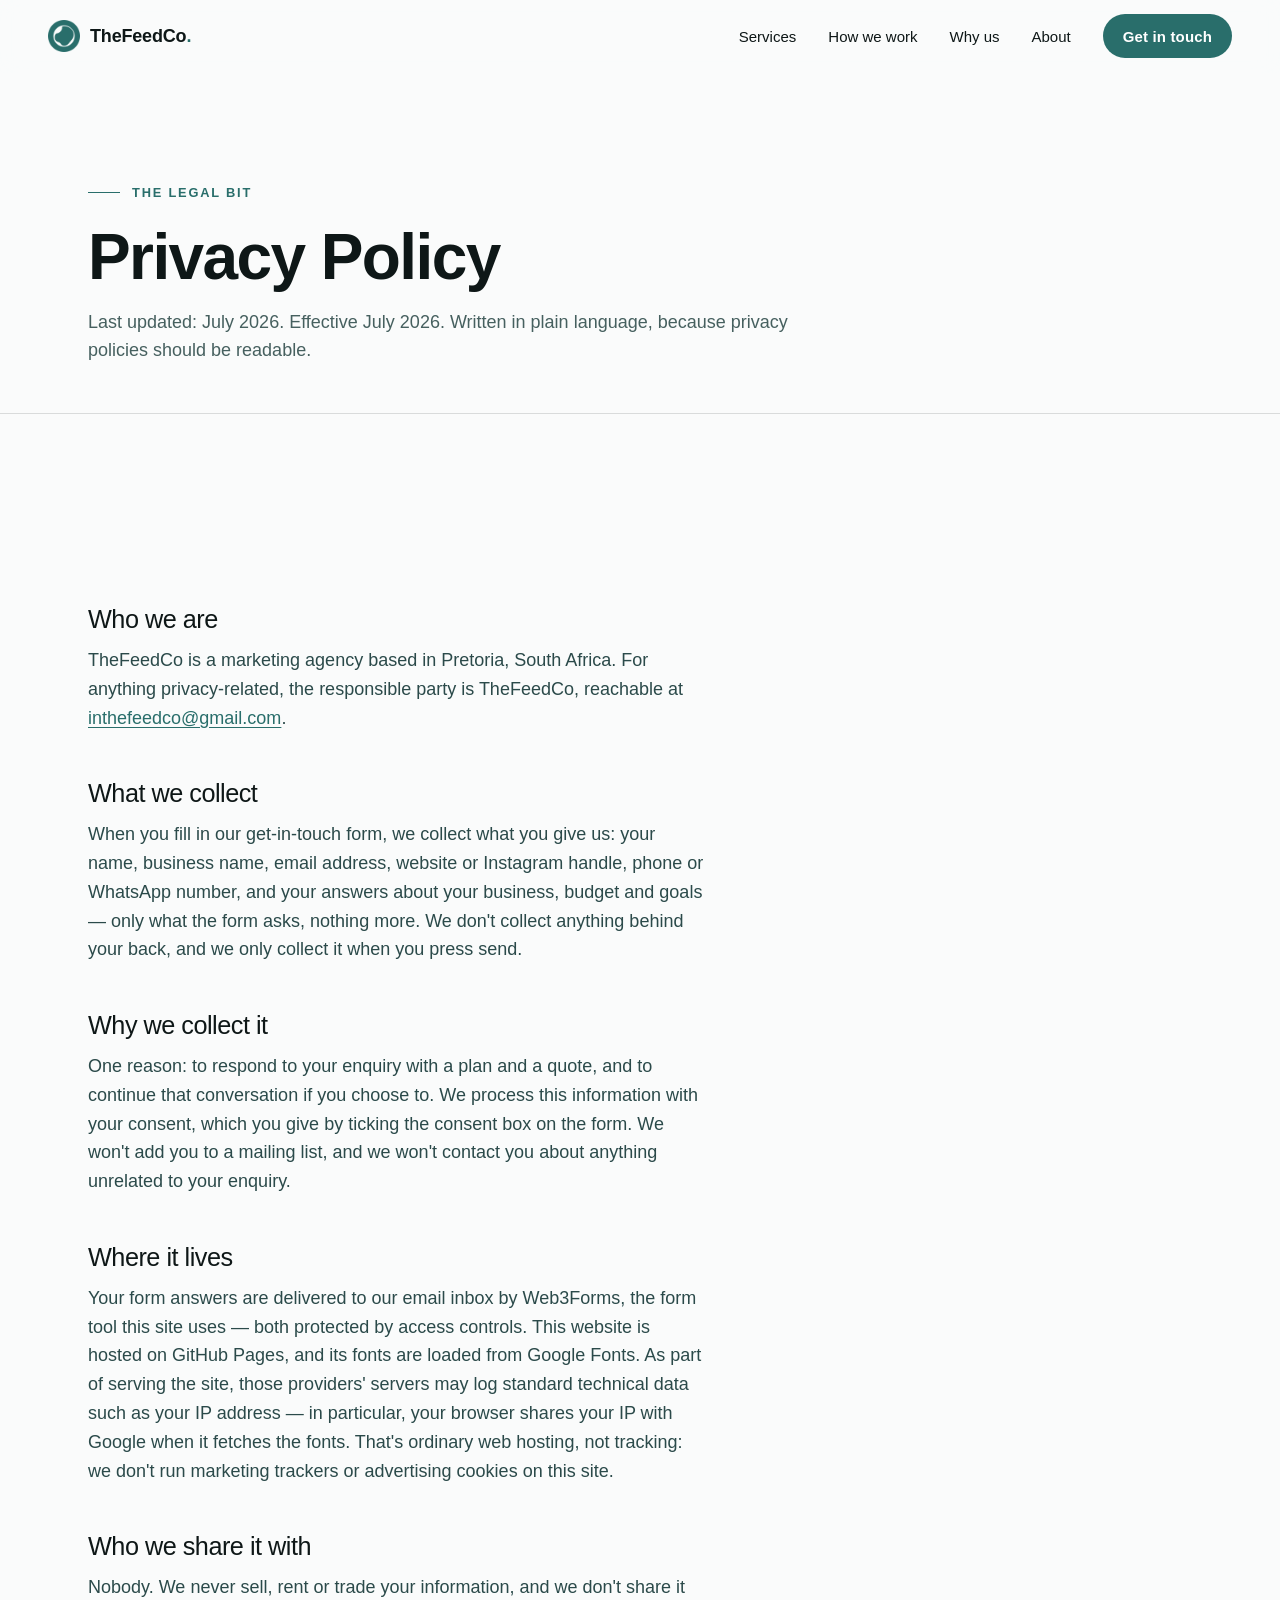
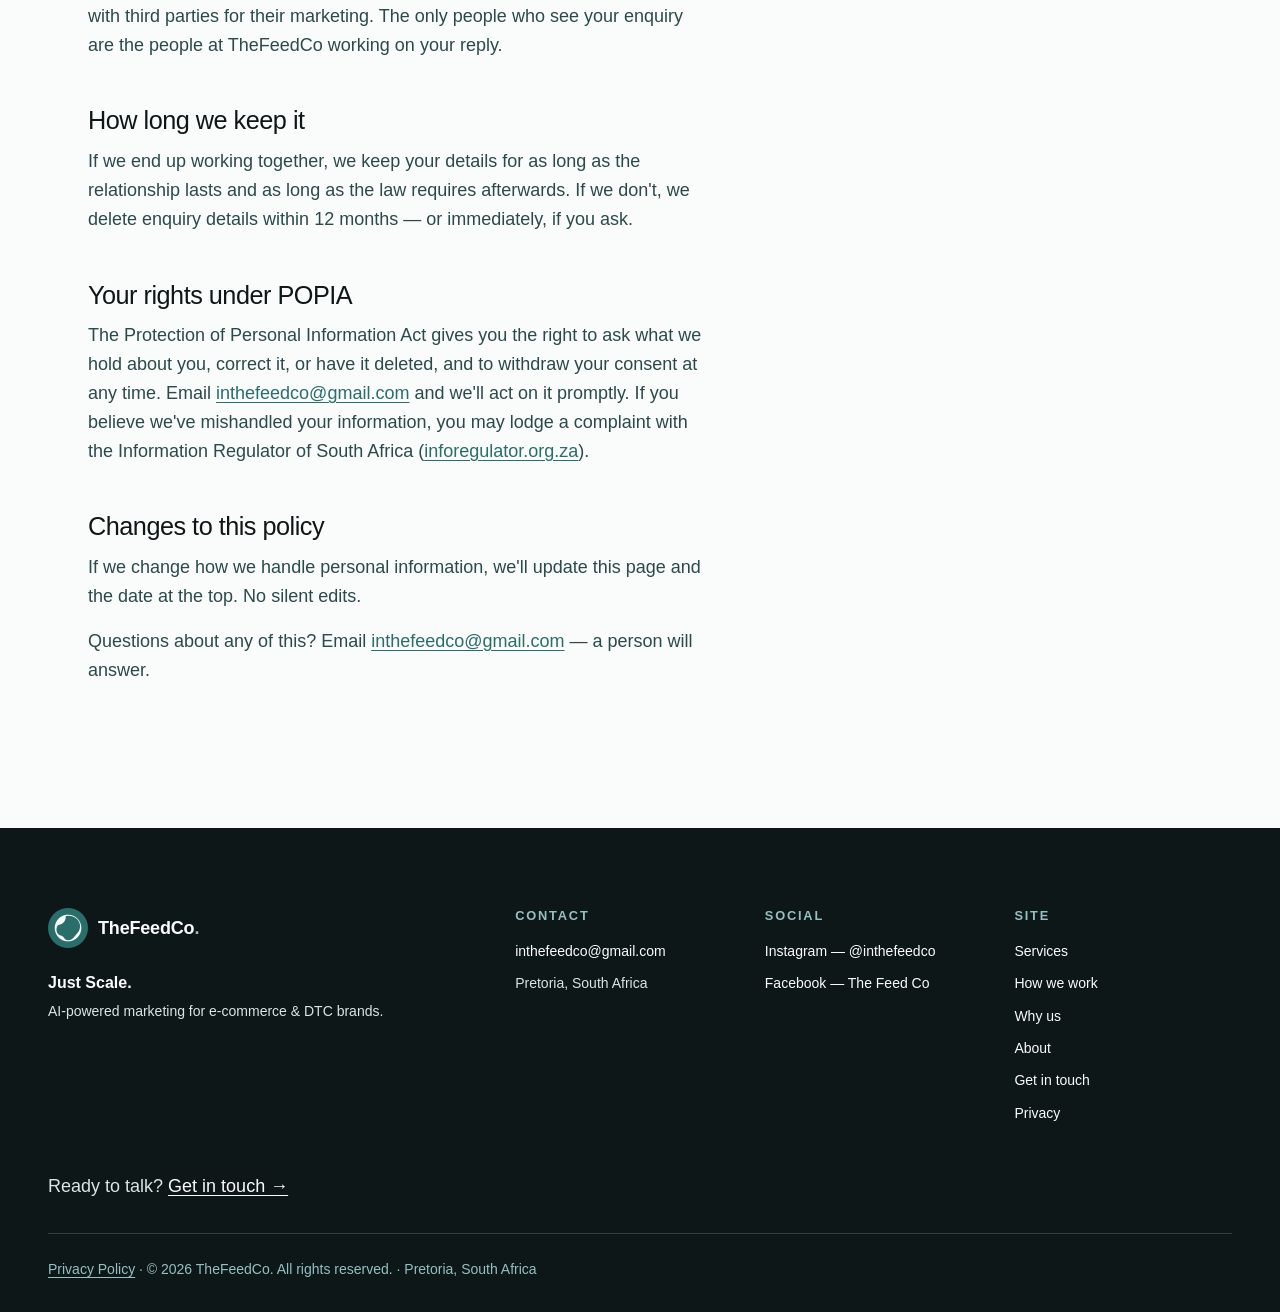
<file: privacy.html>
<!DOCTYPE html>
<html lang="en" class="no-js">
<head>
  <meta charset="utf-8">
  <meta name="viewport" content="width=device-width, initial-scale=1">
  <meta http-equiv="Content-Security-Policy" content="default-src 'self'; base-uri 'self'; object-src 'none'; script-src 'self' 'sha256-jEKeIZhl4a389+P5khwn9QmdZoDUXNSlnXFcMMiAgKE='; style-src 'self' 'unsafe-inline' https://fonts.googleapis.com; font-src https://fonts.gstatic.com; img-src 'self'; connect-src https://api.web3forms.com; form-action https://api.web3forms.com; upgrade-insecure-requests">
  <meta name="referrer" content="strict-origin-when-cross-origin">
  <script>document.documentElement.className = document.documentElement.className.replace('no-js', 'js');</script>
  <title>Privacy Policy — TheFeedCo.</title>
  <meta name="description" content="How TheFeedCo collects, uses and protects your personal information under POPIA. Plain language, no legalese.">
  <link rel="canonical" href="https://inthefeedco.com/privacy.html">
  <meta property="og:type" content="website">
  <meta property="og:site_name" content="TheFeedCo.">
  <meta property="og:title" content="Privacy Policy — TheFeedCo.">
  <meta property="og:description" content="How TheFeedCo collects, uses and protects your personal information under POPIA. Plain language, no legalese.">
  <meta property="og:url" content="https://inthefeedco.com/privacy.html">
  <meta name="twitter:card" content="summary">
  <meta name="twitter:title" content="Privacy Policy — TheFeedCo.">
  <meta name="twitter:description" content="How TheFeedCo collects, uses and protects your personal information under POPIA. Plain language, no legalese.">
  <meta name="theme-color" content="#296e6b">
  <link rel="icon" type="image/png" href="./assets/favicon.png">
  <link rel="apple-touch-icon" href="./assets/apple-touch-icon.png">
  <link rel="preconnect" href="https://fonts.googleapis.com">
  <link rel="preconnect" href="https://fonts.gstatic.com" crossorigin>
  <link href="https://fonts.googleapis.com/css2?family=Inter:wght@400;500;600&family=Space+Grotesk:wght@500;700&display=swap" rel="stylesheet">
  <link rel="stylesheet" href="./styles.css">
  <script src="./script.js" defer></script>
</head>
<body>
  <a class="skip-link" href="#main">Skip to content</a>

  <header class="site-header">
    <div class="container-wide nav-inner">
      <a class="logo-lockup" href="./index.html" aria-label="TheFeedCo. — home">
        <img class="logo-mark" src="./assets/logo.png" width="32" height="32" alt="" aria-hidden="true">
        <span class="logo-word">TheFeedCo<span class="logo-dot">.</span></span>
      </a>
      <nav class="site-nav" aria-label="Primary">
        <ul class="nav-links">
          <li><a href="./index.html#services">Services</a></li>
          <li><a href="./index.html#how-we-work">How we work</a></li>
          <li><a href="./index.html#why-us">Why us</a></li>
          <li><a href="./index.html#about">About</a></li>
        </ul>
        <a class="btn btn--primary btn--sm nav-cta" href="./get-in-touch.html">Get in touch</a>
        <button class="nav-toggle" type="button" aria-expanded="false" aria-controls="mobile-menu" aria-label="Open menu">
          <span class="nav-toggle-bar"></span>
          <span class="nav-toggle-bar"></span>
        </button>
      </nav>
    </div>
  </header>

  <div class="mobile-menu" id="mobile-menu" hidden>
    <div class="menu-top">
      <a class="logo-lockup" href="./index.html" aria-label="TheFeedCo. — home">
        <img class="logo-mark" src="./assets/logo.png" width="32" height="32" alt="" aria-hidden="true">
        <span class="logo-word">TheFeedCo<span class="logo-dot">.</span></span>
      </a>
      <button class="menu-close" type="button" aria-label="Close menu">
        <svg viewBox="0 0 20 20" xmlns="http://www.w3.org/2000/svg" aria-hidden="true" focusable="false">
          <path d="M2 2 L18 18 M18 2 L2 18" stroke="currentColor" stroke-width="1.5" fill="none"/>
        </svg>
      </button>
    </div>
    <ul class="mobile-links">
      <li style="--i:0"><a href="./index.html#services">Services</a></li>
      <li style="--i:1"><a href="./index.html#how-we-work">How we work</a></li>
      <li style="--i:2"><a href="./index.html#why-us">Why us</a></li>
      <li style="--i:3"><a href="./index.html#about">About</a></li>
    </ul>
    <a class="btn btn--primary" href="./get-in-touch.html">Get in touch</a>
  </div>

  <main id="main">
    <section class="page-hero">
      <div class="container">
        <p class="label">The legal bit</p>
        <h1>Privacy Policy</h1>
        <p class="section-lede">Last updated: July 2026. Effective July 2026. Written in plain language, because privacy policies should be readable.</p>
      </div>
    </section>

    <section class="section" aria-label="Privacy policy">
      <div class="container">
        <div class="prose narrow">
          <h2>Who we are</h2>
          <p>TheFeedCo is a marketing agency based in Pretoria, South Africa. For anything privacy-related, the responsible party is TheFeedCo, reachable at <a href="mailto:inthefeedco@gmail.com">inthefeedco@gmail.com</a>.</p>

          <h2>What we collect</h2>
          <p>When you fill in our get-in-touch form, we collect what you give us: your name, business name, email address, website or Instagram handle, phone or WhatsApp number, and your answers about your business, budget and goals — only what the form asks, nothing more. We don't collect anything behind your back, and we only collect it when you press send.</p>

          <h2>Why we collect it</h2>
          <p>One reason: to respond to your enquiry with a plan and a quote, and to continue that conversation if you choose to. We process this information with your consent, which you give by ticking the consent box on the form. We won't add you to a mailing list, and we won't contact you about anything unrelated to your enquiry.</p>

          <h2>Where it lives</h2>
          <p>Your form answers are delivered to our email inbox by Web3Forms, the form tool this site uses — both protected by access controls. This website is hosted on GitHub Pages, and its fonts are loaded from Google Fonts. As part of serving the site, those providers' servers may log standard technical data such as your IP address — in particular, your browser shares your IP with Google when it fetches the fonts. That's ordinary web hosting, not tracking: we don't run marketing trackers or advertising cookies on this site.</p>

          <h2>Who we share it with</h2>
          <p>Nobody. We never sell, rent or trade your information, and we don't share it with third parties for their marketing. The only people who see your enquiry are the people at TheFeedCo working on your reply.</p>

          <h2>How long we keep it</h2>
          <p>If we end up working together, we keep your details for as long as the relationship lasts and as long as the law requires afterwards. If we don't, we delete enquiry details within 12 months — or immediately, if you ask.</p>

          <h2>Your rights under POPIA</h2>
          <p>The Protection of Personal Information Act gives you the right to ask what we hold about you, correct it, or have it deleted, and to withdraw your consent at any time. Email <a href="mailto:inthefeedco@gmail.com">inthefeedco@gmail.com</a> and we'll act on it promptly. If you believe we've mishandled your information, you may lodge a complaint with the Information Regulator of South Africa (<a href="https://inforegulator.org.za" rel="noopener">inforegulator.org.za</a>).</p>

          <h2>Changes to this policy</h2>
          <p>If we change how we handle personal information, we'll update this page and the date at the top. No silent edits.</p>

          <p>Questions about any of this? Email <a href="mailto:inthefeedco@gmail.com">inthefeedco@gmail.com</a> — a person will answer.</p>
        </div>
      </div>
    </section>
  </main>

  <footer class="site-footer">
    <div class="container-wide">
      <div class="footer-grid">
        <div>
          <a class="logo-lockup" href="./index.html" aria-label="TheFeedCo. — home">
            <img class="logo-mark" src="./assets/logo.png" width="40" height="40" alt="" aria-hidden="true">
            <span class="logo-word">TheFeedCo<span class="logo-dot">.</span></span>
          </a>
          <p class="footer-tagline">Just Scale.</p>
          <p class="footer-line">AI-powered marketing for e-commerce &amp; DTC brands.</p>
        </div>
        <div>
          <h2 class="footer-heading">Contact</h2>
          <ul>
            <li><a href="mailto:inthefeedco@gmail.com">inthefeedco@gmail.com</a></li>
            <li>Pretoria, South Africa</li>
          </ul>
        </div>
        <div>
          <h2 class="footer-heading">Social</h2>
          <ul>
            <li><a href="https://instagram.com/inthefeedco" rel="noopener" aria-label="TheFeedCo on Instagram — @inthefeedco">Instagram — @inthefeedco</a></li>
            <li><a href="https://www.facebook.com/profile.php?id=61591330331668" rel="noopener" aria-label="TheFeedCo on Facebook — The Feed Co">Facebook — The Feed Co</a></li>
          </ul>
        </div>
        <div>
          <h2 class="footer-heading">Site</h2>
          <ul>
            <li><a href="./index.html#services">Services</a></li>
            <li><a href="./index.html#how-we-work">How we work</a></li>
            <li><a href="./index.html#why-us">Why us</a></li>
            <li><a href="./index.html#about">About</a></li>
            <li><a href="./get-in-touch.html">Get in touch</a></li>
            <li><a href="./privacy.html">Privacy</a></li>
          </ul>
        </div>
      </div>
      <p class="footer-cta">Ready to talk? <a href="./get-in-touch.html">Get in touch →</a></p>
      <div class="footer-bottom">
        <p><a href="./privacy.html">Privacy Policy</a> &middot; © 2026 TheFeedCo. All rights reserved. &middot; Pretoria, South Africa</p>
      </div>
    </div>
  </footer>
</body>
</html>
</file>
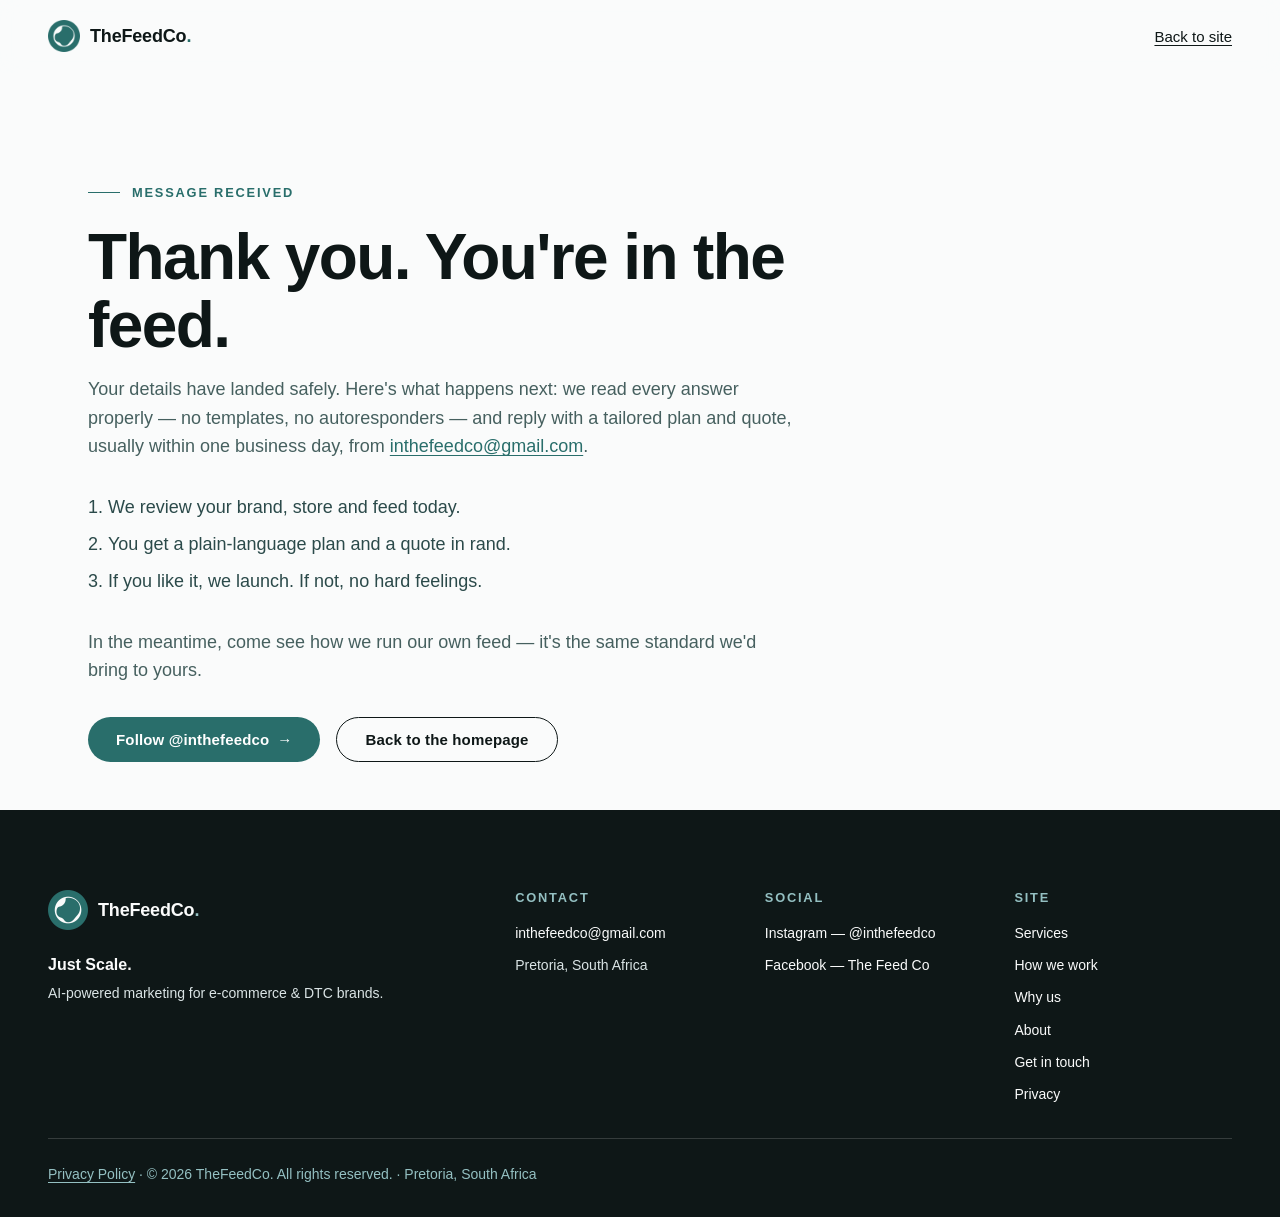
<file: thank-you.html>
<!DOCTYPE html>
<html lang="en" class="no-js">
<head>
  <meta charset="utf-8">
  <meta name="viewport" content="width=device-width, initial-scale=1">
  <meta http-equiv="Content-Security-Policy" content="default-src 'self'; base-uri 'self'; object-src 'none'; script-src 'self' 'sha256-jEKeIZhl4a389+P5khwn9QmdZoDUXNSlnXFcMMiAgKE='; style-src 'self' 'unsafe-inline' https://fonts.googleapis.com; font-src https://fonts.gstatic.com; img-src 'self'; connect-src https://api.web3forms.com; form-action https://api.web3forms.com; upgrade-insecure-requests">
  <meta name="referrer" content="strict-origin-when-cross-origin">
  <script>document.documentElement.className = document.documentElement.className.replace('no-js', 'js');</script>
  <title>Thanks — We're On It | TheFeedCo.</title>
  <meta name="description" content="Your enquiry has reached TheFeedCo. Expect a personal reply with a plan and quote within one business day.">
  <meta name="robots" content="noindex">
  <link rel="canonical" href="https://inthefeedco.com/thank-you.html">
  <meta property="og:type" content="website">
  <meta property="og:site_name" content="TheFeedCo.">
  <meta property="og:title" content="Thanks — We're On It | TheFeedCo.">
  <meta property="og:description" content="Your enquiry has reached TheFeedCo. Expect a personal reply with a plan and quote within one business day.">
  <meta property="og:url" content="https://inthefeedco.com/thank-you.html">
  <meta name="twitter:card" content="summary">
  <meta name="twitter:title" content="Thanks — We're On It | TheFeedCo.">
  <meta name="twitter:description" content="Your enquiry has reached TheFeedCo. Expect a personal reply with a plan and quote within one business day.">
  <meta name="theme-color" content="#296e6b">
  <link rel="icon" type="image/png" href="./assets/favicon.png">
  <link rel="apple-touch-icon" href="./assets/apple-touch-icon.png">
  <link rel="preconnect" href="https://fonts.googleapis.com">
  <link rel="preconnect" href="https://fonts.gstatic.com" crossorigin>
  <link href="https://fonts.googleapis.com/css2?family=Inter:wght@400;500;600&family=Space+Grotesk:wght@500;700&display=swap" rel="stylesheet">
  <link rel="stylesheet" href="./styles.css">
  <script src="./script.js" defer></script>
</head>
<body>
  <a class="skip-link" href="#main">Skip to content</a>

  <header class="site-header">
    <div class="container-wide nav-inner">
      <a class="logo-lockup" href="./index.html" aria-label="TheFeedCo. — home">
        <img class="logo-mark" src="./assets/logo.png" width="32" height="32" alt="" aria-hidden="true">
        <span class="logo-word">TheFeedCo<span class="logo-dot">.</span></span>
      </a>
      <nav class="site-nav" aria-label="Primary">
        <a class="nav-back" href="./index.html">Back to site</a>
      </nav>
    </div>
  </header>

  <main id="main">
    <section class="page-hero">
      <div class="container">
        <div class="narrow">
          <p class="label">Message received</p>
          <h1>Thank you. You're in the feed.</h1>
          <p class="section-lede">Your details have landed safely. Here's what happens next: we read every answer properly — no templates, no autoresponders — and reply with a tailored plan and quote, usually within one business day, from <a href="mailto:inthefeedco@gmail.com">inthefeedco@gmail.com</a>.</p>
          <ol class="confirm-list">
            <li>We review your brand, store and feed today.</li>
            <li>You get a plain-language plan and a quote in rand.</li>
            <li>If you like it, we launch. If not, no hard feelings.</li>
          </ol>
          <p class="section-lede">In the meantime, come see how we run our own feed — it's the same standard we'd bring to yours.</p>
          <div class="cta-row">
            <a class="btn btn--primary" href="https://instagram.com/inthefeedco" rel="noopener">Follow @inthefeedco <span class="btn-arrow" aria-hidden="true">→</span></a>
            <a class="btn btn--secondary" href="./index.html">Back to the homepage</a>
          </div>
        </div>
      </div>
    </section>
  </main>

  <footer class="site-footer">
    <div class="container-wide">
      <div class="footer-grid">
        <div>
          <a class="logo-lockup" href="./index.html" aria-label="TheFeedCo. — home">
            <img class="logo-mark" src="./assets/logo.png" width="40" height="40" alt="" aria-hidden="true">
            <span class="logo-word">TheFeedCo<span class="logo-dot">.</span></span>
          </a>
          <p class="footer-tagline">Just Scale.</p>
          <p class="footer-line">AI-powered marketing for e-commerce &amp; DTC brands.</p>
        </div>
        <div>
          <h2 class="footer-heading">Contact</h2>
          <ul>
            <li><a href="mailto:inthefeedco@gmail.com">inthefeedco@gmail.com</a></li>
            <li>Pretoria, South Africa</li>
          </ul>
        </div>
        <div>
          <h2 class="footer-heading">Social</h2>
          <ul>
            <li><a href="https://instagram.com/inthefeedco" rel="noopener" aria-label="TheFeedCo on Instagram — @inthefeedco">Instagram — @inthefeedco</a></li>
            <li><a href="https://www.facebook.com/profile.php?id=61591330331668" rel="noopener" aria-label="TheFeedCo on Facebook — The Feed Co">Facebook — The Feed Co</a></li>
          </ul>
        </div>
        <div>
          <h2 class="footer-heading">Site</h2>
          <ul>
            <li><a href="./index.html#services">Services</a></li>
            <li><a href="./index.html#how-we-work">How we work</a></li>
            <li><a href="./index.html#why-us">Why us</a></li>
            <li><a href="./index.html#about">About</a></li>
            <li><a href="./get-in-touch.html">Get in touch</a></li>
            <li><a href="./privacy.html">Privacy</a></li>
          </ul>
        </div>
      </div>
      <div class="footer-bottom">
        <p><a href="./privacy.html">Privacy Policy</a> &middot; © 2026 TheFeedCo. All rights reserved. &middot; Pretoria, South Africa</p>
      </div>
    </div>
  </footer>
</body>
</html>
</file>
<file: styles.css>
/* ==========================================================================
   TheFeedCo. — styles.css
   Design system v1.0 — https://inthefeedco.com
   ========================================================================== */

/* ---------- Tokens ---------- */
:root {
  /* Ink & surfaces (teal-tinted neutrals) */
  --ink:        #0e1717;
  --ink-soft:   #2b4a4a;
  --muted:      #46605f;
  --bg:         #fafbfb;
  --bg-tint:    #dae4e5;
  --surface:    #ffffff;

  /* Teal accent ramp */
  --teal-600:   #296e6b;
  --teal-700:   #1f5a57;
  --teal-400:   #69a4a2;   /* decorative only on light */
  --teal-300:   #94c0c2;   /* text accent on dark only */

  /* Lines & feedback */
  --line:       rgba(14, 23, 23, 0.14);
  --line-dark:  rgba(250, 251, 251, 0.16);
  --error:      #b3261e;
  --focus-ring: rgba(41, 110, 107, 0.18);

  /* Fluid type scale */
  --fs-display: clamp(2.75rem, 1.4rem + 6.75vw, 6.5rem);
  --fs-h1:      clamp(2.25rem, 1.5rem + 3.33vw, 4rem);
  --fs-h2:      clamp(1.75rem, 1.35rem + 2vw, 3rem);
  --fs-h3:      clamp(1.25rem, 1.14rem + 0.55vw, 1.625rem);
  --fs-body:    clamp(1rem, 0.955rem + 0.22vw, 1.125rem);
  --fs-small:   clamp(0.8125rem, 0.7875rem + 0.125vw, 0.875rem);
  --fs-label:   clamp(0.6875rem, 0.65rem + 0.19vw, 0.8125rem);

  /* Spacing */
  --space-1: 0.25rem;  --space-2: 0.5rem;  --space-3: 0.75rem;
  --space-4: 1rem;     --space-6: 1.5rem;  --space-8: 2rem;
  --space-12: 3rem;    --space-16: 4rem;   --space-24: 6rem;  --space-32: 8rem;
  --section-pad: clamp(4.5rem, 3rem + 8vw, 9rem);
  --gutter: clamp(1.25rem, 4vw, 3rem);

  /* Radii & shadows */
  --radius-sm: 2px;
  --radius-pill: 999px;
  --shadow-soft: 0 8px 24px rgba(14, 23, 23, 0.06);
  --shadow-lift: 0 16px 40px rgba(14, 23, 23, 0.10);

  --font-display: "Space Grotesk", "Arial Black", sans-serif;
  --font-body: "Inter", "Helvetica Neue", Arial, sans-serif;
}

/* ---------- Base ---------- */
*, *::before, *::after { box-sizing: border-box; }

html {
  scroll-behavior: smooth;
  scroll-padding-top: 88px;
  -webkit-text-size-adjust: 100%;
}

body {
  margin: 0;
  font-family: var(--font-body);
  font-size: var(--fs-body);
  line-height: 1.6;
  color: var(--ink);
  background: var(--bg);
  -webkit-font-smoothing: antialiased;
  overflow-x: hidden; /* belt-and-braces: no body horizontal scroll */
}

main { display: block; }
img, svg { max-width: 100%; }
[hidden] { display: none !important; }

h1, h2, h3 { margin: 0 0 var(--space-6); font-family: var(--font-display); }
h1 { font-size: var(--fs-h1); font-weight: 700; line-height: 1.05; letter-spacing: -0.025em; }
h2 { font-size: var(--fs-h2); font-weight: 700; line-height: 1.1;  letter-spacing: -0.02em; }
h3 { font-size: var(--fs-h3); font-weight: 500; line-height: 1.25; letter-spacing: -0.01em; }

.display {
  font-family: var(--font-display);
  font-weight: 700;
  font-size: var(--fs-display);
  line-height: 1.02;
  letter-spacing: -0.03em;
  text-wrap: balance;
  margin: 0 0 var(--space-6);
}

p { margin: 0 0 var(--space-4); max-width: 62ch; }
p:last-child { margin-bottom: 0; }

a { color: var(--teal-600); text-decoration: underline; text-underline-offset: 3px; transition: color 180ms ease-out; }
a:hover { color: var(--teal-700); }

:focus-visible { outline: 2px solid var(--teal-600); outline-offset: 3px; }
.section--dark :focus-visible,
.site-footer :focus-visible,
.mobile-menu :focus-visible,
.card--flagship :focus-visible { outline-color: #fafbfb; }

.small { font-size: var(--fs-small); line-height: 1.5; }
.muted { color: var(--muted); }

.visually-hidden {
  position: absolute !important;
  width: 1px; height: 1px;
  margin: -1px; padding: 0; border: 0;
  clip: rect(0 0 0 0); clip-path: inset(50%);
  overflow: hidden; white-space: nowrap;
}

.skip-link {
  position: absolute;
  top: -100%; left: var(--gutter);
  z-index: 300;
  padding: 0.625rem 1.25rem;
  background: var(--ink);
  color: #fafbfb;
  border-radius: 0 0 var(--radius-sm) var(--radius-sm);
  text-decoration: none;
  font: 600 var(--fs-small) var(--font-body);
}
.skip-link:focus { top: 0; color: #fafbfb; }

/* ---------- Layout ---------- */
.container       { max-width: 1200px; margin-inline: auto; padding-inline: var(--gutter); }
.container-wide  { max-width: 1360px; margin-inline: auto; padding-inline: var(--gutter); }
.narrow          { max-width: 48rem; }

.section { padding-block: var(--section-pad); border-top: 1px solid var(--line); }
.section--tint { background: var(--bg-tint); }
.section--dark { background: var(--ink); color: #dae4e5; border-top: none; }
.section--dark h1, .section--dark h2, .section--dark h3 { color: #fafbfb; }
.section--dark a { color: var(--teal-300); }
.section--dark a:hover { color: #fafbfb; }
.section--dark strong { color: #fafbfb; }

.section-lede { color: var(--muted); }

/* ---------- Section label (eyebrow) ---------- */
.label {
  display: flex;
  align-items: center;
  gap: 12px;
  margin: 0 0 var(--space-6);
  font: 600 var(--fs-label)/1.2 var(--font-body);
  letter-spacing: 0.14em;
  text-transform: uppercase;
  color: var(--teal-600);
  max-width: none;
}
.label::before { content: ""; display: inline-block; width: 32px; height: 1px; background: currentColor; flex: none; }
.section--dark .label, .mobile-menu .label { color: var(--teal-300); }

/* ---------- Buttons ---------- */
.btn {
  display: inline-flex;
  align-items: center;
  justify-content: center;
  gap: 0.5rem;
  min-height: 44px;
  padding: 0.875rem 1.75rem;
  border: 0;
  border-radius: var(--radius-pill);
  font: 600 0.9375rem/1 var(--font-body);
  letter-spacing: 0.01em;
  text-decoration: none;
  cursor: pointer;
  transition: background-color 180ms ease-out, color 180ms ease-out,
              border-color 180ms ease-out, transform 180ms ease-out;
}
.btn--sm { padding: 0.625rem 1.25rem; }
.btn:active { transform: translateY(0); }

.btn--primary { background: var(--teal-600); color: #ffffff; }
.btn--primary:hover { background: var(--teal-700); color: #ffffff; transform: translateY(-1px); }

.btn--secondary { background: transparent; color: var(--ink); border: 1.5px solid currentColor; }
.btn--secondary:hover { background: var(--ink); color: var(--bg); }
.section--dark .btn--secondary, .site-footer .btn--secondary { color: #fafbfb; }
.section--dark .btn--secondary:hover { background: #fafbfb; color: var(--ink); }

.btn--on-dark { background: var(--bg); color: var(--ink); }
.btn--on-dark:hover { background: var(--teal-300); color: var(--ink); transform: translateY(-1px); }

.btn-arrow { display: inline-block; transition: transform 180ms ease-out; }
.btn:hover .btn-arrow, .card-link:hover .btn-arrow { transform: translateX(3px); }

/* ---------- Logo lockup ---------- */
.logo-lockup {
  display: inline-flex;
  align-items: center;
  gap: 10px;
  color: var(--ink);
  text-decoration: none;
}
.logo-lockup:hover { color: var(--ink); }
.logo-mark { flex: none; }
.logo-word { font: 700 1.125rem/1 var(--font-display); letter-spacing: -0.01em; white-space: nowrap; }
.logo-dot { color: var(--teal-600); }
.site-footer .logo-lockup, .mobile-menu .logo-lockup { color: #fafbfb; }
.site-footer .logo-lockup:hover, .mobile-menu .logo-lockup:hover { color: #fafbfb; }
.site-footer .logo-dot, .mobile-menu .logo-dot { color: var(--teal-300); }

/* ---------- Header / nav ---------- */
.site-header {
  position: sticky;
  top: 0;
  z-index: 100;
  background: rgba(250, 251, 251, 0.85);
  -webkit-backdrop-filter: blur(12px);
  backdrop-filter: blur(12px);
  border-bottom: 1px solid transparent;
  transition: border-color 180ms ease-out, box-shadow 180ms ease-out;
}
.site-header.is-scrolled { border-bottom-color: var(--line); box-shadow: var(--shadow-soft); }

.nav-inner {
  display: flex;
  align-items: center;
  justify-content: space-between;
  gap: var(--space-4);
  height: 72px;
}

.site-nav { display: flex; align-items: center; gap: 2rem; }
.nav-links { display: flex; align-items: center; gap: 2rem; list-style: none; margin: 0; padding: 0; }
.nav-links a {
  font: 500 0.9375rem/1 var(--font-body);
  color: var(--ink);
  text-decoration: none;
  transition: color 180ms ease-out;
}
.nav-links a:hover { color: var(--teal-600); }
.nav-back {
  font: 500 0.9375rem/1 var(--font-body);
  color: var(--ink);
  text-decoration: underline;
  text-underline-offset: 3px;
}
.nav-back:hover { color: var(--teal-600); }

.nav-toggle {
  display: none;
  flex-direction: column;
  align-items: center;
  justify-content: center;
  gap: 6px;
  width: 44px;
  height: 44px;
  padding: 0;
  background: none;
  border: 0;
  cursor: pointer;
}
.nav-toggle-bar { width: 22px; height: 1.5px; background: var(--ink); }

@media (max-width: 767px) {
  .nav-inner { height: 60px; }
  /* JS available: collapse links behind the hamburger */
  .js .nav-links, .js .nav-cta { display: none; }
  .js .nav-toggle { display: inline-flex; }
  /* No JS: keep links visible and usable */
  .no-js .site-nav { flex-wrap: wrap; gap: 0.75rem 1rem; justify-content: flex-end; }
  .no-js .nav-links { gap: 1rem; flex-wrap: wrap; }
  .no-js .nav-inner { height: auto; min-height: 60px; padding-block: 0.75rem; }
}

/* ---------- Mobile menu overlay ---------- */
.mobile-menu {
  position: fixed;
  inset: 0;
  z-index: 200;
  display: flex;
  flex-direction: column;
  padding: 0 var(--gutter) var(--gutter);
  background: var(--ink);
  opacity: 0;
  transition: opacity 220ms ease-out;
}
.mobile-menu.is-open { opacity: 1; }
.menu-top { display: flex; align-items: center; justify-content: space-between; height: 60px; }
.menu-close {
  display: inline-flex;
  align-items: center;
  justify-content: center;
  width: 44px;
  height: 44px;
  padding: 0;
  background: none;
  border: 0;
  cursor: pointer;
  color: #fafbfb;
}
.menu-close svg { width: 20px; height: 20px; }

.mobile-links {
  list-style: none;
  margin: auto 0;
  padding: 0;
  display: flex;
  flex-direction: column;
  gap: var(--space-6);
}
.mobile-links li {
  opacity: 0;
  transform: translateY(24px);
  transition: opacity 600ms cubic-bezier(0.22, 1, 0.36, 1),
              transform 600ms cubic-bezier(0.22, 1, 0.36, 1);
  transition-delay: calc(var(--i, 0) * 90ms);
}
.mobile-menu.is-open .mobile-links li { opacity: 1; transform: none; }
.mobile-links a {
  font: 500 var(--fs-h2)/1.1 var(--font-display);
  letter-spacing: -0.02em;
  color: #fafbfb;
  text-decoration: none;
}
.mobile-links a:hover { color: var(--teal-300); }
.mobile-menu .btn { width: 100%; }
body.menu-open { overflow: hidden; }

/* ---------- Hero ---------- */
.hero { padding-block: clamp(5rem, 4rem + 8vw, 10rem) var(--section-pad); }
.hero-sub { color: var(--muted); max-width: 44rem; margin-top: var(--space-4); }
.hero-cta { display: flex; align-items: center; flex-wrap: wrap; gap: var(--space-6); margin-top: var(--space-8); }
.hero-secondary { font-weight: 500; }

/* Hero load sequence (JS only) */
.js .hero-item {
  opacity: 0;
  transform: translateY(24px);
  transition: opacity 600ms cubic-bezier(0.22, 1, 0.36, 1),
              transform 600ms cubic-bezier(0.22, 1, 0.36, 1);
  transition-delay: calc(var(--i, 0) * 80ms);
}
.js .hero-item.is-visible { opacity: 1; transform: none; }

/* ---------- Scroll reveal ---------- */
.js .reveal {
  opacity: 0;
  transform: translateY(24px);
  transition: opacity 600ms cubic-bezier(0.22, 1, 0.36, 1),
              transform 600ms cubic-bezier(0.22, 1, 0.36, 1);
  transition-delay: calc(var(--i, 0) * 90ms);
}
.js .reveal.is-visible { opacity: 1; transform: none; }

/* ---------- Service cards ---------- */
.cards { display: grid; gap: 2rem; margin-top: var(--space-12); }
@media (min-width: 1024px) { .cards { grid-template-columns: repeat(3, 1fr); } }

.card {
  position: relative;
  display: flex;
  flex-direction: column;
  padding: 2.5rem 2rem;
  background: var(--surface);
  border: 1px solid var(--line);
  border-radius: var(--radius-sm);
  transition: border-color 220ms ease-out, box-shadow 220ms ease-out, transform 220ms ease-out;
}
.card:hover { border-color: var(--teal-600); box-shadow: var(--shadow-soft); transform: translateY(-4px); }

.card-index {
  margin: 0 0 var(--space-4);
  font: 600 var(--fs-label)/1.2 var(--font-body);
  letter-spacing: 0.14em;
  text-transform: uppercase;
  color: var(--teal-600);
}
.card h3 { margin-bottom: var(--space-3); }
.card-body { color: var(--muted); font-size: var(--fs-small); line-height: 1.6; }
.card-list {
  list-style: none;
  margin: var(--space-6) 0 var(--space-8);
  padding: 0;
  display: flex;
  flex-direction: column;
  gap: 0.625rem;
  font-size: var(--fs-small);
  line-height: 1.5;
  color: var(--ink-soft);
}
.card-list li { display: flex; align-items: baseline; gap: 0.625rem; }
.card-list li::before { content: "\2713"; font-size: 14px; line-height: 1; color: var(--teal-600); flex: none; }
.card-link {
  margin-top: auto;
  font: 500 var(--fs-small)/1.5 var(--font-body);
  color: var(--teal-600);
}
.card-link:hover { color: var(--teal-700); }

/* Flagship variant */
.card--flagship {
  background: var(--ink);
  border-color: var(--ink);
  box-shadow: var(--shadow-lift);
}
.card--flagship:hover { border-color: var(--teal-300); }
.card--flagship h3 { color: #fafbfb; }
.card--flagship .card-index { color: var(--teal-300); }
.card--flagship .card-body, .card--flagship .card-list { color: #dae4e5; }
.card--flagship .card-list li::before { color: var(--teal-300); }
.card--flagship .btn { width: 100%; margin-top: auto; }
/* Index + flagship tag share a flex row so they can never overlap;
   the tag wraps below the index on very narrow cards. */
.card-top {
  display: flex;
  align-items: flex-start;
  justify-content: space-between;
  flex-wrap: wrap;
  gap: 0.5rem 0.75rem;
  margin-bottom: var(--space-4);
}
.card-top .card-index { margin: 0; }
.card-tag {
  margin: -0.375rem 0 0;
  padding: 0.375rem 0.875rem;
  border: 1px solid var(--line-dark);
  border-radius: var(--radius-pill);
  font: 600 var(--fs-label)/1.2 var(--font-body);
  letter-spacing: 0.14em;
  text-transform: uppercase;
  color: var(--teal-300);
  white-space: nowrap;
}

/* ---------- Steps (How we work) ---------- */
.steps { display: grid; gap: 2rem; margin-top: var(--space-12); border-top: 1px solid var(--line); }
@media (min-width: 640px)  { .steps { grid-template-columns: repeat(2, 1fr); } }
@media (min-width: 1024px) { .steps { grid-template-columns: repeat(4, 1fr); } }

.step { padding-top: 2rem; }
.step .step-num {
  /* Longhand on purpose: Chrome drops the `font` shorthand when a literal
     clamp() is followed by /line-height. */
  font-family: var(--font-display);
  font-weight: 700;
  font-size: clamp(2.5rem, 2rem + 2vw, 4rem);
  line-height: 1;
  color: var(--teal-400); /* decorative numeral — exempt from text contrast */
}
.step h3 { margin: var(--space-3) 0 var(--space-2); }
.step p { color: var(--muted); font-size: var(--fs-small); line-height: 1.6; margin: 0; }

@media (max-width: 639px) {
  .steps { border-top: none; gap: var(--space-8); }
  .step {
    display: grid;
    grid-template-columns: auto 1fr;
    gap: 0 1.25rem;
    padding-top: 0;
    padding-left: 1.25rem;
    border-left: 1px solid var(--line);
  }
  .step-num { grid-row: 1 / 3; }
  .step h3 { margin-top: 0; grid-column: 2; }
  .step p { grid-column: 2; }
}

/* ---------- Why-us rows ---------- */
.why-rows { margin-top: var(--space-12); }
.why-row { display: grid; gap: var(--space-4) 2rem; padding-block: var(--space-8); border-top: 1px solid var(--line); }
@media (min-width: 800px) { .why-row { grid-template-columns: 5fr 7fr; } }
.why-row h3 { margin: 0; }
.why-row p { color: var(--muted); }
.pledge {
  margin: 0 0 var(--space-4);
  padding-left: 1.5rem;
  border-left: 2px solid var(--teal-600);
  font: 500 var(--fs-h3)/1.4 var(--font-display);
  letter-spacing: -0.01em;
  color: var(--ink);
  max-width: 34ch;
}

/* ---------- Offer band ---------- */
.offer { position: relative; overflow: hidden; }
.offer-inner { position: relative; z-index: 1; }
.offer-blob {
  position: absolute;
  top: 50%;
  right: -160px;
  width: 480px;
  height: 480px;
  transform: translateY(-50%);
  opacity: 0.4;
  pointer-events: none;
}
.offer-small { font-size: var(--fs-small); color: var(--teal-300); margin-top: var(--space-4); }
.offer .btn { margin-top: var(--space-8); }

/* ---------- Final CTA ---------- */
.final-cta { text-align: center; }
.final-cta h2 { font-size: var(--fs-h1); letter-spacing: -0.025em; }
.final-cta p { margin-inline: auto; }
.final-cta .section-lede { max-width: 40rem; }
.final-cta .btn { margin-top: var(--space-6); }
.final-cta .alt-line { margin-top: var(--space-6); font-size: var(--fs-small); color: var(--muted); }

/* ---------- Footer ---------- */
.site-footer { background: var(--ink); color: #dae4e5; padding: 5rem 0 2rem; }
.footer-grid { display: grid; gap: var(--space-12) 2rem; }
@media (min-width: 640px)  { .footer-grid { grid-template-columns: repeat(2, 1fr); } }
@media (min-width: 1024px) { .footer-grid { grid-template-columns: 2fr 1fr 1fr 1fr; } }

.footer-heading {
  margin: 0 0 var(--space-4);
  font: 600 var(--fs-label)/1.2 var(--font-body);
  letter-spacing: 0.14em;
  text-transform: uppercase;
  color: var(--teal-300);
}
.site-footer ul { list-style: none; margin: 0; padding: 0; display: flex; flex-direction: column; gap: 0.625rem; }
.site-footer li { font-size: var(--fs-small); }
.site-footer a { color: #fafbfb; text-decoration: none; transition: color 180ms ease-out; }
.site-footer a:hover { color: var(--teal-300); text-decoration: underline; text-underline-offset: 3px; }
.footer-tagline { margin: var(--space-4) 0 var(--space-2); font: 700 1rem/1.2 var(--font-display); color: #fafbfb; }
.footer-line { font-size: var(--fs-small); color: #dae4e5; }
.footer-cta { margin-top: var(--space-12); font-size: var(--fs-body); color: #dae4e5; }
.footer-cta a { color: #fafbfb; text-decoration: underline; text-underline-offset: 3px; }
.footer-cta a:hover { color: var(--teal-300); }
.footer-bottom {
  margin-top: var(--space-8);
  padding-top: var(--space-6);
  border-top: 1px solid var(--line-dark);
  font-size: var(--fs-small);
  color: var(--teal-300);
}
.footer-bottom p { max-width: none; }
.footer-bottom a { color: var(--teal-300); text-decoration: underline; text-underline-offset: 3px; }
.footer-bottom a:hover { color: #fafbfb; }

/* ---------- Page hero (subpages) ---------- */
.page-hero { padding-block: clamp(4rem, 3rem + 6vw, 7rem) var(--space-12); }
.page-hero h1 { margin-bottom: var(--space-4); }
.page-hero .section-lede { max-width: 44rem; }

/* ---------- Forms ---------- */
.form { max-width: 44rem; }
.field { margin-bottom: var(--space-8); }
.field-label, fieldset legend {
  display: block;
  margin-bottom: 8px;
  font: 500 var(--fs-small)/1.5 var(--font-body);
  color: var(--ink);
}
.req { color: var(--teal-600); }
.field-help { margin: 0 0 8px; font-size: var(--fs-small); color: var(--muted); }
.field-error { margin: 6px 0 0; font-size: var(--fs-small); color: var(--error); }

.input {
  width: 100%;
  height: 52px;
  padding: 0 1rem;
  background: var(--surface);
  border: 1px solid rgba(14, 23, 23, 0.25);
  border-radius: var(--radius-sm);
  font: 400 var(--fs-body)/1.6 var(--font-body);
  color: var(--ink);
}
textarea.input { height: auto; min-height: 140px; padding: 0.875rem 1rem; resize: vertical; }
.input::placeholder { color: var(--muted); opacity: 1; }
.input:focus { border-color: var(--teal-600); box-shadow: 0 0 0 3px var(--focus-ring); outline: none; }
.input[aria-invalid="true"] { border-color: var(--error); }

fieldset { margin: 0 0 var(--space-8); padding: 0; border: 0; }
fieldset legend { padding: 0; }

/* Choice chips (radios visually hidden, labels as pills) */
.chips { display: flex; flex-wrap: wrap; gap: 12px; }
.chip { position: relative; }
.chip input { position: absolute; opacity: 0; width: 1px; height: 1px; }
.chip span {
  display: inline-flex;
  align-items: center;
  min-height: 44px;
  padding: 0.625rem 1.25rem;
  border: 1px solid var(--line);
  border-radius: var(--radius-pill);
  font: 500 var(--fs-small)/1.2 var(--font-body);
  color: var(--ink);
  cursor: pointer;
  transition: background-color 180ms ease-out, color 180ms ease-out, border-color 180ms ease-out;
}
.chip span:hover { border-color: var(--teal-600); }
.chip input:checked + span { background: var(--teal-600); border-color: var(--teal-600); color: #ffffff; }
.chip input:focus-visible + span { outline: 2px solid var(--teal-600); outline-offset: 3px; }

/* Checkbox */
.checkbox {
  position: relative;
  display: flex;
  align-items: flex-start;
  gap: 0.75rem;
  font-size: var(--fs-small);
  line-height: 1.5;
  color: var(--ink);
  cursor: pointer;
}
.checkbox input { position: absolute; opacity: 0; width: 1px; height: 1px; }
.checkbox-box {
  flex: none;
  display: grid;
  place-items: center;
  width: 20px;
  height: 20px;
  margin-top: 1px;
  background: var(--surface);
  border: 1px solid rgba(14, 23, 23, 0.35);
  border-radius: var(--radius-sm);
  transition: background-color 180ms ease-out, border-color 180ms ease-out;
}
.checkbox-box svg { width: 12px; height: 10px; opacity: 0; transition: opacity 120ms ease-out; }
.checkbox input:checked ~ .checkbox-box { background: var(--teal-600); border-color: var(--teal-600); }
.checkbox input:checked ~ .checkbox-box svg { opacity: 1; }
.checkbox input:focus-visible ~ .checkbox-box { outline: 2px solid var(--teal-600); outline-offset: 3px; }
.checkbox.has-error .checkbox-box { border-color: var(--error); }

/* Honeypot — hidden from humans, present for bots */
.hp-field {
  position: absolute !important;
  left: -9999px;
  width: 1px;
  height: 1px;
  overflow: hidden;
}

.form-alert {
  margin-bottom: var(--space-8);
  padding: 1rem 1.25rem;
  border: 1px solid var(--error);
  border-left-width: 3px;
  border-radius: var(--radius-sm);
  font-size: var(--fs-small);
  color: var(--error);
  background: var(--surface);
}
.form-footnote { margin-top: var(--space-6); font-size: var(--fs-small); color: var(--muted); }
.form .btn[disabled] { opacity: 0.7; cursor: default; }

/* ---------- Prose (privacy) ---------- */
.prose h2 { font-size: var(--fs-h3); font-weight: 500; margin: var(--space-12) 0 var(--space-3); }
.prose p { color: var(--ink-soft); }

/* ---------- Thank-you / 404 ---------- */
.confirm-list { margin: var(--space-8) 0; padding-left: 1.25rem; color: var(--ink-soft); }
.confirm-list li { margin-bottom: var(--space-2); max-width: 62ch; }
.cta-row { display: flex; flex-wrap: wrap; gap: var(--space-4); margin-top: var(--space-8); }

/* ---------- Reduced motion ---------- */
@media (prefers-reduced-motion: reduce) {
  html { scroll-behavior: auto; }
  .js .reveal, .js .hero-item, .mobile-links li { transform: none; transition: opacity 200ms linear; }
  *, *::before, *::after { transition-duration: 0.01ms !important; animation: none !important; }
  .js .reveal, .js .hero-item, .mobile-links li { transition-duration: 200ms !important; } /* keep gentle fade only */
}
</file>
